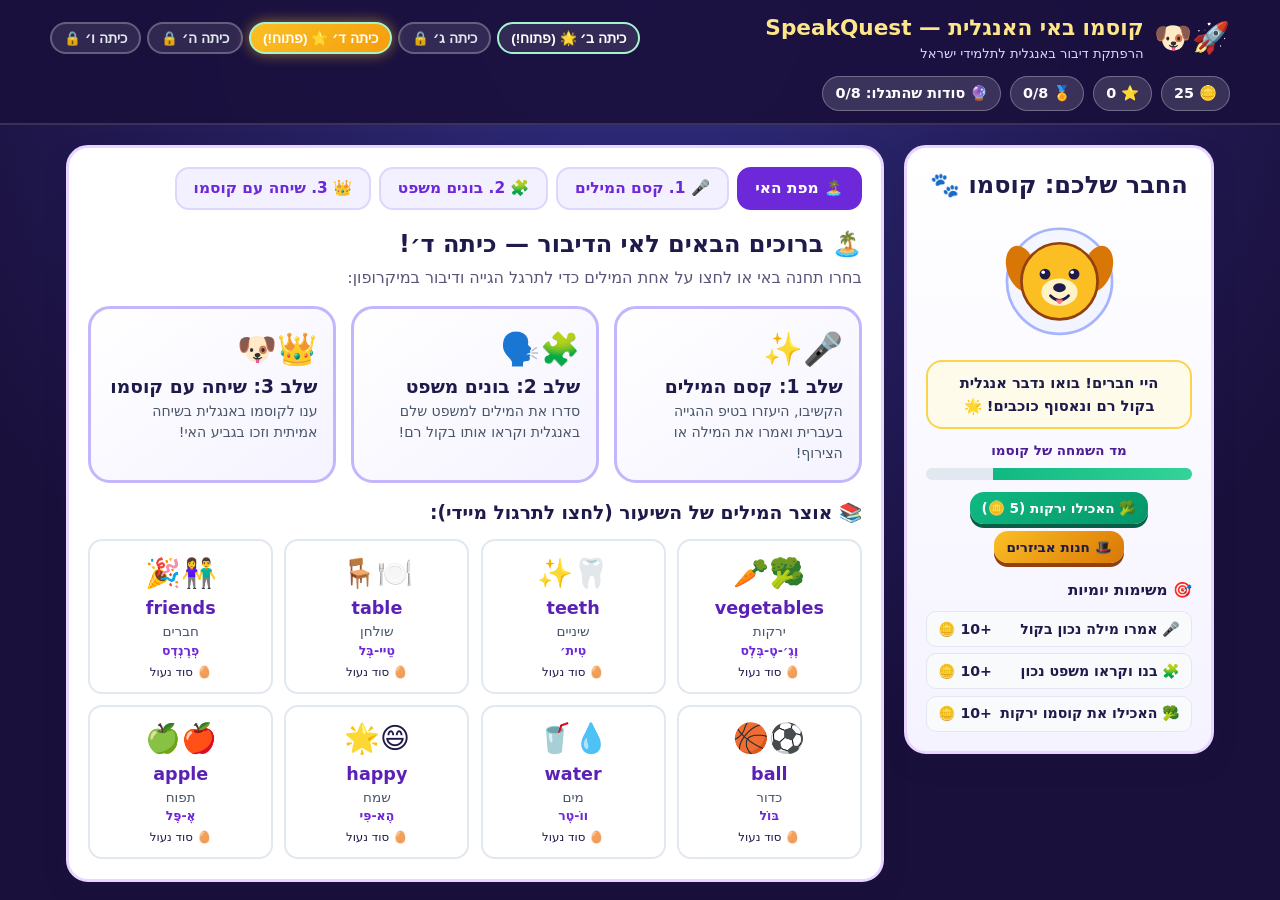
<file: index.html>
<!DOCTYPE html>
<html lang="he" dir="rtl">
<head>
  <meta charset="UTF-8" />
  <meta name="viewport" content="width=device-width, initial-scale=1.0" />
  <title>קוסמו באי האנגלית — SpeakQuest (כיתה ד׳)</title>
  <link rel="stylesheet" href="styles.css" />
</head>
<body>
  <!-- Header & Grade Switcher -->
  <header class="top-header">
    <div class="header-inner">
      <div class="brand">
        <span class="brand-logo" aria-hidden="true">🚀🐶</span>
        <div>
          <h1>קוסמו באי האנגלית — SpeakQuest</h1>
          <div class="brand-sub">הרפתקת דיבור באנגלית לתלמידי ישראל</div>
        </div>
      </div>

      <nav class="grade-bar" aria-label="בחירת שכבת גיל">
        <button class="grade-pill unlocked" data-grade="2">כיתה ב׳ 🌟 (פתוח!)</button>
        <button class="grade-pill" data-locked="true">כיתה ג׳ 🔒</button>
        <button class="grade-pill unlocked active" data-grade="4" aria-current="page">כיתה ד׳ ⭐ (פתוח!)</button>
        <button class="grade-pill" data-locked="true">כיתה ה׳ 🔒</button>
        <button class="grade-pill" data-locked="true">כיתה ו׳ 🔒</button>
      </nav>

      <div class="stats-bar">
        <span class="stat-chip" title="מטבעות">🪙 <span id="stat-coins">25</span></span>
        <span class="stat-chip" title="כוכבי דיבור">⭐ <span id="stat-stars">0</span></span>
        <span class="stat-chip" title="מילים שנלמדו">🏅 <span id="stat-mastered">0/8</span></span>
        <span class="stat-chip" title="סודות סקרנות שהתגלו">🔮 סודות שהתגלו: <span id="stat-secrets">0/8</span></span>
      </div>
    </div>
  </header>

  <!-- Main Workspace -->
  <main class="app-shell">
    <!-- Persistent Cosmo Buddy Sidebar -->
    <aside class="card cosmo-card" aria-label="הפינה של קוסמו">
      <h2>החבר שלכם: קוסמו 🐾</h2>
      <div class="cosmo-stage">
        <svg viewBox="0 0 160 160" width="145" height="145" role="img" aria-label="קוסמו כלב החלל">
          <!-- Cape accessory -->
          <path id="acc-cape" class="hidden" d="M35 95 L15 148 L145 148 L125 95 Z" fill="#ef4444" stroke="#991b1b" stroke-width="3"/>
          <!-- Helmet Halo -->
          <circle cx="80" cy="82" r="58" fill="#e0e7ff" fill-opacity="0.35" stroke="#a5b4fc" stroke-width="3"/>
          <!-- Ears -->
          <ellipse cx="38" cy="68" rx="16" ry="26" transform="rotate(-18 38 68)" fill="#d97706"/>
          <ellipse cx="122" cy="68" rx="16" ry="26" transform="rotate(18 122 68)" fill="#d97706"/>
          <!-- Head -->
          <circle cx="80" cy="82" r="42" fill="#fbbf24" stroke="#92400e" stroke-width="3"/>
          <!-- Snout -->
          <ellipse cx="80" cy="94" rx="20" ry="15" fill="#fef3c7"/>
          <!-- Eyes -->
          <circle cx="64" cy="74" r="6" fill="#1e1b4b"/>
          <circle cx="96" cy="74" r="6" fill="#1e1b4b"/>
          <circle cx="62" cy="72" r="2" fill="#ffffff"/>
          <circle cx="94" cy="72" r="2" fill="#ffffff"/>
          <!-- Nose & Smile -->
          <ellipse cx="80" cy="89" rx="7" ry="5" fill="#1e1b4b"/>
          <path d="M70 98 Q80 108 90 98" fill="none" stroke="#1e1b4b" stroke-width="3" stroke-linecap="round"/>
          <!-- Tongue -->
          <path d="M76 102 Q80 112 84 102" fill="#fb7185"/>
          <!-- Sunglasses accessory -->
          <g id="acc-shades" class="hidden">
            <rect x="48" y="65" width="28" height="16" rx="4" fill="#0f172a" stroke="#38bdf8" stroke-width="2"/>
            <rect x="84" y="65" width="28" height="16" rx="4" fill="#0f172a" stroke="#38bdf8" stroke-width="2"/>
            <line x1="76" y1="72" x2="84" y2="72" stroke="#38bdf8" stroke-width="3"/>
          </g>
          <!-- Crown accessory -->
          <polygon id="acc-crown" class="hidden" points="52,44 62,22 80,36 98,22 108,44" fill="#facc15" stroke="#ca8a04" stroke-width="2.5"/>
          <!-- Wizard Hat accessory -->
          <g id="acc-wizard" class="hidden">
            <ellipse cx="80" cy="42" rx="38" ry="8" fill="#4c1d95"/>
            <polygon points="52,42 80,4 108,42" fill="#6d28d9" stroke="#fde047" stroke-width="2"/>
          </g>
        </svg>
      </div>

      <div id="cosmo-bubble" class="cosmo-bubble">
        היי חברים! בואו נדבר אנגלית בקול רם ונאסוף כוכבים! 🌟
      </div>

      <div style="font-size:0.84rem;font-weight:700;color:#4c1d95">מד השמחה של קוסמו</div>
      <div class="mood-meter"><div id="mood-fill" class="mood-fill" style="width:75%"></div></div>

      <div style="display:flex;gap:0.45rem;justify-content:center;flex-wrap:wrap">
        <button id="feed-veg-btn" class="btn btn-green" style="font-size:0.85rem;padding:0.5rem 0.75rem">
          🥦 האכילו ירקות (5 🪙)
        </button>
        <button id="open-shop-btn" class="btn btn-amber" style="font-size:0.85rem;padding:0.5rem 0.75rem">
          🎩 חנות אביזרים
        </button>
      </div>

      <h3 style="margin-top:1rem;font-size:0.95rem;text-align:right">🎯 משימות יומיות</h3>
      <ul class="daily-list">
        <li id="daily-echo" class="daily-item"></li>
        <li id="daily-sentence" class="daily-item"></li>
        <li id="daily-feed" class="daily-item"></li>
      </ul>
    </aside>

    <!-- Main Interactive Stage -->
    <section class="card">
      <nav class="mode-nav" aria-label="שלבי המשחק">
        <button class="btn btn-soft nav-tab active" data-screen="hub">🏝️ מפת האי</button>
        <button class="btn btn-soft nav-tab" data-screen="echo">🎤 1. קסם המילים</button>
        <button class="btn btn-soft nav-tab" data-screen="builder">🧩 2. בונים משפט</button>
        <button class="btn btn-soft nav-tab" data-screen="boss">👑 3. שיחה עם קוסמו</button>
      </nav>

      <!-- SCREEN 0: Island Map Hub -->
      <div id="screen-hub" class="screen-pane">
        <h2 id="hub-title">🏝️ ברוכים הבאים לאי הדיבור — כיתה ד׳!</h2>
        <p style="color:var(--text-muted);margin-top:0.25rem">
          בחרו תחנה באי או לחצו על אחת המילים כדי לתרגל הגייה ודיבור במיקרופון:
        </p>

        <div class="zone-grid">
          <div class="zone-card" onclick="document.querySelector('[data-screen=echo]').click()">
            <div style="font-size:2rem">🎤✨</div>
            <h3>שלב 1: קסם המילים</h3>
            <p style="font-size:0.88rem;color:#475569">הקשיבו, היעזרו בטיפ ההגייה בעברית ואמרו את המילה או הצירוף!</p>
          </div>
          <div class="zone-card" onclick="document.querySelector('[data-screen=builder]').click()">
            <div style="font-size:2rem">🧩🗣️</div>
            <h3>שלב 2: בונים משפט</h3>
            <p style="font-size:0.88rem;color:#475569">סדרו את המילים למשפט שלם באנגלית וקראו אותו בקול רם!</p>
          </div>
          <div class="zone-card" onclick="document.querySelector('[data-screen=boss]').click()">
            <div style="font-size:2rem">👑🐶</div>
            <h3>שלב 3: שיחה עם קוסמו</h3>
            <p style="font-size:0.88rem;color:#475569">ענו לקוסמו באנגלית בשיחה אמיתית וזכו בגביע האי!</p>
          </div>
        </div>

        <h3 style="margin-top:1rem">📚 אוצר המילים של השיעור (לחצו לתרגול מיידי):</h3>
        <div id="hub-words-grid" class="word-grid"></div>
      </div>

      <!-- SCREEN 1: Echo Magic -->
      <div id="screen-echo" class="screen-pane hidden">
        <div style="display:flex;justify-content:space-between;align-items:center;flex-wrap:wrap;gap:0.5rem">
          <span id="echo-counter" style="font-weight:800;color:var(--primary)">מילה 1 מתוך 8</span>
          <div style="display:flex;gap:0.4rem">
            <button id="mode-word-btn" class="btn btn-soft active" style="padding:0.4rem 0.8rem">מילה בודדת</button>
            <button id="mode-phrase-btn" class="btn btn-soft" style="padding:0.4rem 0.8rem">צירוף (2 מילים)</button>
          </div>
        </div>

        <div class="flashcard">
          <div id="echo-emoji" class="big-emoji">🥦🥕</div>
          <div id="echo-en" class="en-target ltr">vegetables</div>
          <div id="echo-he" style="font-size:1.25rem;font-weight:800;margin-top:0.2rem">ירקות</div>
          <div id="echo-phonetic" class="phonetic-badge">וֶגְ׳-טֶ-בְּלְס</div>
          <div id="echo-tip" class="tip-box"></div>

          <div id="echo-wave" class="soundwave hidden" aria-label="מקליט דיבור">
            <span></span><span></span><span></span><span></span>
          </div>

          <div style="display:flex;gap:0.55rem;justify-content:center;flex-wrap:wrap;margin-top:1rem">
            <button id="echo-listen" class="btn btn-cyan">🔊 הקשיבו</button>
            <button id="echo-turtle" class="btn btn-soft">🐢 מהירות צב</button>
            <button id="echo-mic" class="btn btn-primary">🎤 דברו למיקרופון (והקליטו קולכם)</button>
          </div>

          <!-- Speech Examination Lab (No Mic Required) -->
          <div class="sim-lab" aria-label="מעבדת בדיקת דיבור">
            <div class="sim-lab-title">🧪 מעבדת בדיקת דיבור (בדיקה ללא מיקרופון)</div>
            <div class="sim-lab-btns">
              <button id="echo-sim-exact" class="btn btn-green btn-sm">✅ הדגם תשובה מדויקת</button>
              <button id="echo-sim-partial" class="btn btn-amber btn-sm">🟡 הדגם הגייה חלקית/קרובה</button>
              <button id="echo-sim-wrong" class="btn btn-danger btn-sm">❌ הדגם תשובה שגויה (0 נק׳)</button>
            </div>
            <div class="custom-test-row">
              <label for="echo-custom-input" style="font-size:0.82rem;font-weight:700;color:#475569">בדיקה חופשית: הקלידו מה "נאמר" במיקרופון:</label>
              <input id="echo-custom-input" type="text" class="custom-test-input" placeholder="למשל: tree / teef / banana" />
              <button id="echo-custom-btn" class="btn btn-soft btn-sm">בדוק 🔎</button>
            </div>
          </div>

          <div id="echo-feedback"></div>

          <!-- Curiosity Mystery Box -->
          <div id="echo-curiosity-box" class="curiosity-box curiosity-locked"></div>
        </div>

        <div style="display:flex;justify-content:space-between">
          <button id="echo-prev" class="btn btn-soft">➡️ המילה הקודמת</button>
          <button id="echo-next" class="btn btn-soft">המילה הבאה ⬅️</button>
        </div>
      </div>

      <!-- SCREEN 2: Sentence Builder -->
      <div id="screen-builder" class="screen-pane hidden">
        <div style="display:flex;justify-content:space-between;align-items:center">
          <span id="builder-counter" style="font-weight:800;color:var(--primary)">משפט 1 מתוך 4</span>
          <button id="builder-next" class="btn btn-soft" style="padding:0.4rem 0.85rem">משפט הבא ⬅️</button>
        </div>

        <div class="flashcard">
          <div id="builder-emoji" style="font-size:2.6rem">⚽ ➡️ 🍽️</div>
          <div id="builder-he" style="font-size:1.3rem;font-weight:800;margin:0.3rem 0">הכדור על השולחן</div>
          <button id="builder-listen" class="btn btn-cyan" style="margin:0.4rem 0">🔊 רמז קולי: שמעו את המשפט</button>

          <div id="sentence-slot" class="sentence-slot" dir="ltr"></div>
          <div id="tile-bank" class="tile-bank" dir="ltr"></div>

          <div id="builder-speak-zone" class="hidden" style="margin-top:0.8rem">
            <div style="display:flex;gap:0.5rem;justify-content:center;flex-wrap:wrap">
              <button id="builder-mic" class="btn btn-primary">🎤 קראו את המשפט בקול</button>
            </div>
            <div class="sim-lab" aria-label="מעבדת בדיקת דיבור למשפטים">
              <div class="sim-lab-title">🧪 מעבדת בדיקת דיבור (בדיקה ללא מיקרופון)</div>
              <div class="sim-lab-btns">
                <button id="builder-sim-exact" class="btn btn-green btn-sm">✅ הדגם תשובה מדויקת</button>
                <button id="builder-sim-partial" class="btn btn-amber btn-sm">🟡 הדגם הגייה חלקית/קרובה</button>
                <button id="builder-sim-wrong" class="btn btn-danger btn-sm">❌ הדגם תשובה שגויה (0 נק׳)</button>
              </div>
            </div>
          </div>

          <div id="builder-feedback"></div>
        </div>
      </div>

      <!-- SCREEN 3: Boss Chat with Cosmo -->
      <div id="screen-boss" class="screen-pane hidden">
        <div style="display:flex;justify-content:space-between;align-items:center">
          <span id="boss-step" style="font-weight:800;color:var(--primary)">שאלה 1 מתוך 3</span>
          <button id="boss-next" class="btn btn-soft" style="padding:0.4rem 0.85rem">השאלה הבאה ⬅️</button>
        </div>

        <div class="flashcard">
          <div style="font-weight:800;color:#6d28d9">🐶 קוסמו שואל אתכם באנגלית:</div>
          <div id="boss-q-en" class="en-target ltr" style="font-size:1.85rem;margin-top:0.25rem">What is on the table?</div>
          <div id="boss-q-he" style="color:#475569;font-weight:700;margin-bottom:0.5rem">מה נמצא על השולחן?</div>
          <button id="boss-listen-q" class="btn btn-cyan" style="padding:0.45rem 0.9rem">🔊 שמעו את קוסמו שואל</button>

          <h3 style="margin-top:1rem;font-size:1rem">1. בחרו תשובה מתאימה:</h3>
          <div id="boss-options" class="zone-grid"></div>

          <h3 style="margin-top:0.75rem;font-size:1rem">2. אמרו את התשובה שבחרתם בקול רם לקוסמו:</h3>
          <div style="display:flex;gap:0.55rem;justify-content:center;flex-wrap:wrap;margin-top:0.5rem">
            <button id="boss-mic" class="btn btn-primary">🎤 ענו לקוסמו במיקרופון</button>
          </div>
          <div class="sim-lab" aria-label="מעבדת בדיקת דיבור לשיחה עם קוסמו">
            <div class="sim-lab-title">🧪 מעבדת בדיקת דיבור (בדיקה ללא מיקרופון)</div>
            <div class="sim-lab-btns">
              <button id="boss-sim-exact" class="btn btn-green btn-sm">✅ הדגם תשובה מדויקת</button>
              <button id="boss-sim-partial" class="btn btn-amber btn-sm">🟡 הדגם הגייה חלקית/קרובה</button>
              <button id="boss-sim-wrong" class="btn btn-danger btn-sm">❌ הדגם תשובה שגויה (0 נק׳)</button>
            </div>
          </div>

          <div id="boss-feedback"></div>
        </div>
      </div>
    </section>
  </main>

  <!-- Grade Locked Dialog -->
  <dialog id="grade-dialog">
    <h3>🔒 שכבת גיל בדמו</h3>
    <p style="margin:0.65rem 0">
      השלבים של <strong id="locked-grade-name"></strong> ייפתחו בגרסה המלאה של בית הספר!
      בדמו הנוכחי תוכלו לשחק ולעבור חופשי בין <strong>כיתה ב׳ 🌟</strong> ו-<strong>כיתה ד׳ ⭐</strong>!
    </p>
    <form method="dialog" style="text-align:left">
      <button class="btn btn-primary">הבנתי, נחזור למשחק!</button>
    </form>
  </dialog>

  <!-- Accessory Shop Dialog -->
  <dialog id="shop-dialog">
    <h3>🎩 חנות האביזרים של קוסמו</h3>
    <p style="font-size:0.9rem;color:#475569;margin:0.35rem 0 0.75rem">
      השתמשו במטבעות שהרווחתם מדיבור באנגלית כדי לקנות ולהלביש את קוסמו:
    </p>
    <div id="shop-items-list" class="daily-list" style="margin-bottom:1rem"></div>
    <form method="dialog" style="text-align:left">
      <button class="btn btn-primary">סגירה</button>
    </form>
  </dialog>

  <script src="app.js"></script>
</body>
</html>
</file>
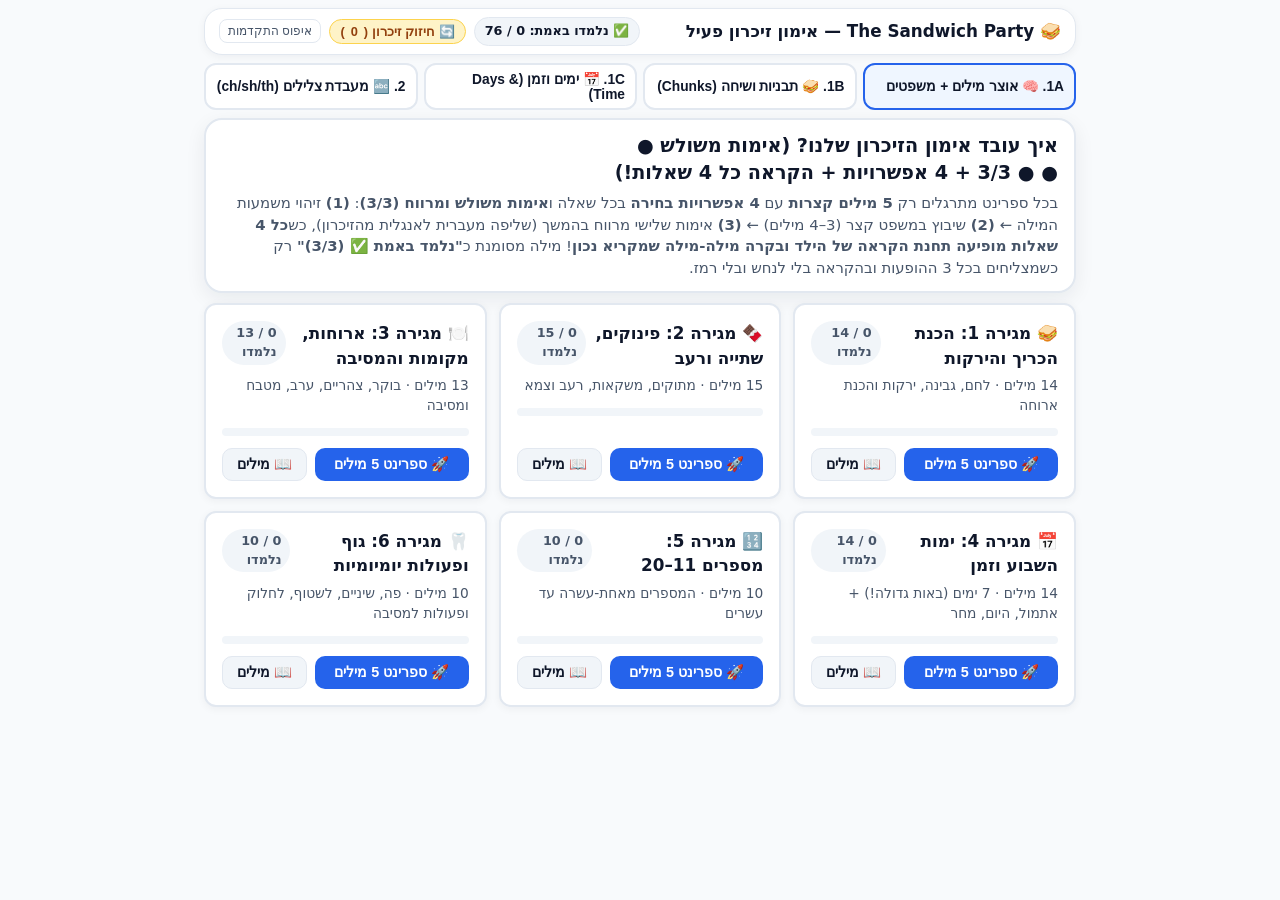
<file: practice/index.html>
<!DOCTYPE html>
<html lang="he" dir="rtl">
<head>
  <meta charset="UTF-8" />
  <meta name="viewport" content="width=device-width, initial-scale=1.0" />
  <title>The Sandwich Party — אימון ממוקד לכיתה ד׳</title>
  <link rel="stylesheet" href="styles.css" />
</head>
<body>
  <div class="app-shell">
    <header class="top-header">
      <div class="brand-area">
        <h1>🥪 The Sandwich Party — אימון זיכרון פעיל</h1>
        <p class="brand-subtitle">יחידת לימוד לכיתה ד׳ · ספרינטים קצרים של 5 מילים · אימות כפול + הקלטה ושמיעה עצמית</p>
      </div>
      <div class="header-stats">
        <span class="stat-pill" id="stat-mastered">✅ נלמדו באמת: 0 / 76</span>
        <button type="button" class="stat-pill review-btn" id="btn-review-queue" title="תרגול מילים שטעיתי בהן או ביקשתי רמז">
          🔄 חיזוק זיכרון (<span id="review-count">0</span>)
        </button>
        <button type="button" class="reset-link" id="btn-reset-progress">איפוס התקדמות</button>
      </div>
    </header>

    <nav class="mode-tabs" aria-label="תחנות תרגול לפי סדר עדיפויות">
      <button type="button" class="mode-tab active" data-mode="vocab" id="tab-vocab">
        <span class="mode-tab-title">1A. 🧠 אוצר מילים + משפטים</span>
        <span class="mode-tab-sub">76 מילים ב-6 מגירות · אימות כפול + דיבור</span>
      </button>
      <button type="button" class="mode-tab" data-mode="chunks" id="tab-chunks">
        <span class="mode-tab-title">1B. 🥪 תבניות ושיחה (Chunks)</span>
        <span class="mode-tab-sub">11 תבניות תקשורת ומשפטים קצרים</span>
      </button>
      <button type="button" class="mode-tab" data-mode="days" id="tab-days">
        <span class="mode-tab-title">1C. 📅 ימים וזמן (Days &amp; Time)</span>
        <span class="mode-tab-sub">Yesterday · Today · Tomorrow · Capital Letter</span>
      </button>
      <button type="button" class="mode-tab" data-mode="phonics" id="tab-phonics">
        <span class="mode-tab-title">2. 🔤 מעבדת צלילים (ch/sh/th)</span>
        <span class="mode-tab-sub">זיהוי צליל חסר + הקלטה עצמית</span>
      </button>
    </nav>

    <main id="app-main" aria-live="polite"></main>
  </div>

  <script src="data.js"></script>
  <script src="app.js"></script>
</body>
</html>
</file>
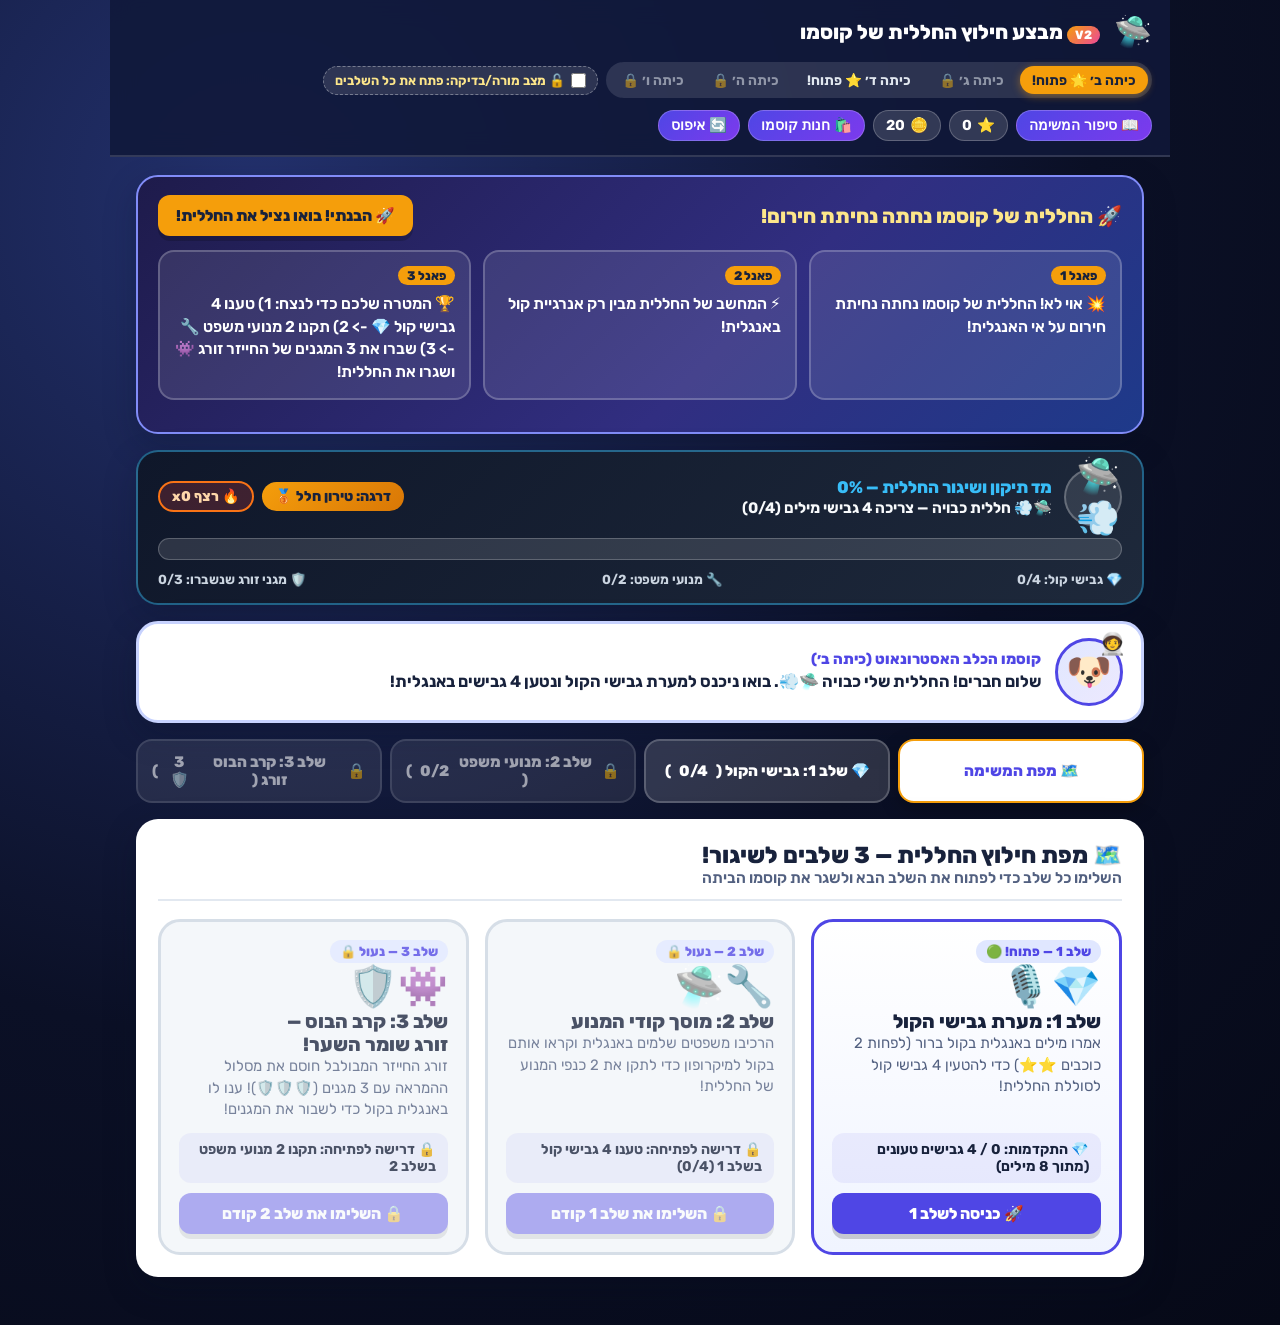
<file: v2/index.html>
<!DOCTYPE html>
<html lang="he" dir="rtl">
<head>
  <meta charset="UTF-8" />
  <meta name="viewport" content="width=device-width, initial-scale=1.0" />
  <title>מבצע חילוץ החללית של קוסמו — SpeakQuest V2</title>
  <link rel="preconnect" href="https://fonts.googleapis.com" />
  <link rel="preconnect" href="https://fonts.gstatic.com" crossorigin />
  <link href="https://fonts.googleapis.com/css2?family=Fredoka:wght@500;600;700&family=Rubik:wght@500;700;800&display=swap" rel="stylesheet" />
  <link rel="stylesheet" href="styles.css" />
</head>
<body>
  <canvas id="confetti-canvas" aria-hidden="true"></canvas>

  <!-- Top Navigation & HUD -->
  <header class="top-bar">
    <div class="brand">
      <span class="brand-logo" aria-hidden="true">🛸</span>
      <div>
        <div class="brand-title">
          <span class="v2-pill">V2</span>
          מבצע חילוץ החללית של קוסמו
        </div>
      </div>
    </div>

    <div class="top-controls">
      <div class="grade-pill-group" role="group" aria-label="בחירת שכבת גיל">
        <button type="button" class="grade-btn active" data-grade="g2" id="btn-grade-g2">כיתה ב׳ 🌟 פתוח!</button>
        <button type="button" class="grade-btn locked" disabled title="ייפתח בגרסה המלאה">כיתה ג׳ 🔒</button>
        <button type="button" class="grade-btn" data-grade="g4" id="btn-grade-g4">כיתה ד׳ ⭐ פתוח!</button>
        <button type="button" class="grade-btn locked" disabled title="ייפתח בגרסה המלאה">כיתה ה׳ 🔒</button>
        <button type="button" class="grade-btn locked" disabled title="ייפתח בגרסה המלאה">כיתה ו׳ 🔒</button>
      </div>

      <label class="teacher-override-label" for="unlock-all-toggle">
        <input type="checkbox" id="unlock-all-toggle" />
        <span>🔓 מצב מורה/בדיקה: פתח את כל השלבים</span>
      </label>
    </div>

    <div class="hud-stats">
      <button type="button" class="stat-chip clickable" id="btn-open-story" title="הצג את סיפור המשימה">
        📖 סיפור המשימה
      </button>
      <div class="stat-chip" title="כוכבי דיבור">
        ⭐ <span id="hud-stars">0</span>
      </div>
      <div class="stat-chip" title="מטבעות חלל">
        🪙 <span id="hud-coins">20</span>
      </div>
      <button type="button" class="stat-chip clickable" id="btn-open-shop">
        🛍️ חנות קוסמו
      </button>
      <button type="button" class="stat-chip clickable" id="btn-reset-progress" title="איפוס משימה">
        🔄 איפוס
      </button>
    </div>
  </header>

  <main class="app-shell">
    <!-- 1. Story Hook & Mission Comic Banner -->
    <section class="story-banner" id="story-banner" aria-label="סיפור המשימה">
      <div class="story-banner-header">
        <h1 class="story-banner-title">🚀 החללית של קוסמו נחתה נחיתת חירום!</h1>
        <button type="button" class="btn btn-gold" id="btn-dismiss-story">
          🚀 הבנתי! בואו נציל את החללית!
        </button>
      </div>
      <div class="comic-strip">
        <article class="comic-panel">
          <span class="comic-panel-num">פאנל 1</span>
          <p class="comic-panel-text">💥 אוי לא! החללית של קוסמו נחתה נחיתת חירום על אי האנגלית!</p>
        </article>
        <article class="comic-panel">
          <span class="comic-panel-num">פאנל 2</span>
          <p class="comic-panel-text">⚡ המחשב של החללית מבין רק אנרגיית קול באנגלית!</p>
        </article>
        <article class="comic-panel">
          <span class="comic-panel-num">פאנל 3</span>
          <p class="comic-panel-text">🏆 המטרה שלכם כדי לנצח: 1) טענו 4 גבישי קול 💎 -> 2) תקנו 2 מנועי משפט 🔧 -> 3) שברו את 3 המגנים של החייזר זורג 👾 ושגרו את החללית!</p>
        </article>
      </div>
    </section>

    <!-- 2. Visual Spaceship Repair & Launch Meter (0% to 100%) -->
    <section class="spaceship-meter-card" aria-label="מד תיקון ושיגור החללית">
      <div class="meter-top-row">
        <div class="spaceship-status-box">
          <div class="spaceship-visual" id="spaceship-visual" aria-hidden="true">🛸</div>
          <div>
            <div class="meter-title">
              מד תיקון ושיגור החללית — <span id="spaceship-meter-pct">0%</span>
            </div>
            <div class="meter-state-desc" id="spaceship-state-text">
              🛸💨 חללית כבויה — צריכה 4 גבישי מילים (0/4)
            </div>
          </div>
        </div>

        <div class="badges-row">
          <span class="rank-badge" id="player-rank-badge">דרגה: טירון חלל 🥉</span>
          <span class="streak-badge" id="streak-badge">🔥 רצף x0</span>
          <span class="turtle-shield-indicator hidden" id="turtle-shield-badge">🐢 מגן הצלה הופעל!</span>
        </div>
      </div>

      <div class="meter-bar-track" role="progressbar" aria-valuemin="0" aria-valuemax="100" aria-valuenow="0" id="spaceship-progressbar">
        <div class="meter-bar-fill" id="spaceship-meter-fill"></div>
      </div>

      <div class="meter-checkpoints">
        <span id="cp-crystals">💎 גבישי קול: 0/4</span>
        <span id="cp-engines">🔧 מנועי משפט: 0/2</span>
        <span id="cp-shields">🛡️ מגני זורג שנשברו: 0/3</span>
      </div>
    </section>

    <!-- Cosmo Companion & Fanfare Unlock Notification -->
    <section class="cosmo-strip" aria-live="polite">
      <div class="cosmo-avatar-wrap">
        <span id="cosmo-base-emoji" aria-hidden="true">🐶</span>
        <span class="cosmo-accessory" id="cosmo-accessory-emoji" aria-hidden="true">🧑‍🚀</span>
      </div>
      <div class="cosmo-bubble">
        <div class="cosmo-name">קוסמו הכלב האסטרונאוט (<span id="active-grade-label">כיתה ב׳</span>)</div>
        <p class="cosmo-speech" id="cosmo-speech-text">
          שלום חברים! החללית שלי כבויה 🛸💨. בואו ניכנס למערת גבישי הקול ונטען 4 גבישים באנגלית!
        </p>
      </div>
    </section>

    <div class="fanfare-banner hidden" id="fanfare-banner" role="status">
      <span id="fanfare-text">🎉 כל הכבוד! פתחתם שלב חדש במסע!</span>
      <button type="button" class="btn btn-primary" id="btn-fanfare-go">המשך לשלב הבא 🚀</button>
    </div>

    <!-- Stage Navigation Tabs -->
    <nav class="stage-tabs" aria-label="שלבי המשחק">
      <button type="button" class="stage-tab active" data-target="screen-hub" id="tab-hub">
        🗺️ מפת המשימה
      </button>
      <button type="button" class="stage-tab" data-target="screen-stage1" id="tab-stage1">
        💎 שלב 1: גבישי הקול (<span id="tab-crystals-count">0/4</span>)
      </button>
      <button type="button" class="stage-tab locked-tab" data-target="screen-stage2" id="tab-stage2">
        <span id="tab-stage2-lock">🔒</span> שלב 2: מנועי משפט (<span id="tab-engines-count">0/2</span>)
      </button>
      <button type="button" class="stage-tab locked-tab" data-target="screen-stage3" id="tab-stage3">
        <span id="tab-stage3-lock">🔒</span> שלב 3: קרב הבוס זורג (<span id="tab-boss-count">3🛡️</span>)
      </button>
      <button type="button" class="stage-tab hidden" data-target="screen-victory" id="tab-victory">
        🏆 מסך הניצחון והתיבות!
      </button>
    </nav>

    <!-- SCREEN 0: QUEST HUB (3-Stage Progression Ladder) -->
    <section class="screen active" id="screen-hub" aria-label="מפת המשימה">
      <div class="screen-header">
        <div>
          <h2 class="screen-title">🗺️ מפת חילוץ החללית — 3 שלבים לשיגור!</h2>
          <p class="screen-subtitle">השלימו כל שלב כדי לפתוח את השלב הבא ולשגר את קוסמו הביתה</p>
        </div>
      </div>

      <div class="quest-ladder-grid">
        <!-- Stage 1 Card -->
        <article class="quest-stage-card unlocked" id="hub-card-stage1">
          <div>
            <span class="stage-step-pill" id="hub-pill-stage1">שלב 1 — פתוח! 🟢</span>
            <div class="quest-stage-icon" aria-hidden="true">💎🎙️</div>
            <h3 class="quest-stage-title">שלב 1: מערת גבישי הקול</h3>
            <p class="quest-stage-desc">
              אמרו מילים באנגלית בקול ברור (לפחות 2 כוכבים ⭐⭐) כדי להטעין 4 גבישי קול לסוללת החללית!
            </p>
          </div>
          <div>
            <div class="stage-req-box" id="hub-progress-stage1">💎 התקדמות: 0 / 4 גבישים טעונים (מתוך 8 מילים)</div>
            <button type="button" class="btn btn-primary" style="width:100%; margin-top:10px;" id="btn-enter-stage1">
              🚀 כניסה לשלב 1
            </button>
          </div>
        </article>

        <!-- Stage 2 Card -->
        <article class="quest-stage-card locked" id="hub-card-stage2">
          <div>
            <span class="stage-step-pill" id="hub-pill-stage2">שלב 2 — נעול 🔒</span>
            <div class="quest-stage-icon" aria-hidden="true">🔧🛸</div>
            <h3 class="quest-stage-title">שלב 2: מוסך קודי המנוע</h3>
            <p class="quest-stage-desc">
              הרכיבו משפטים שלמים באנגלית וקראו אותם בקול למיקרופון כדי לתקן את 2 כנפי המנוע של החללית!
            </p>
          </div>
          <div>
            <div class="stage-req-box" id="hub-progress-stage2">🔒 דרישה לפתיחה: טענו 4 גבישי קול בשלב 1</div>
            <button type="button" class="btn btn-primary" style="width:100%; margin-top:10px;" id="btn-enter-stage2" disabled>
              🔒 השלימו את שלב 1 קודם
            </button>
          </div>
        </article>

        <!-- Stage 3 Card -->
        <article class="quest-stage-card locked" id="hub-card-stage3">
          <div>
            <span class="stage-step-pill" id="hub-pill-stage3">שלב 3 — נעול 🔒</span>
            <div class="quest-stage-icon" aria-hidden="true">👾🛡️</div>
            <h3 class="quest-stage-title">שלב 3: קרב הבוס — זורג שומר השער!</h3>
            <p class="quest-stage-desc">
              זורג החייזר המבולבל חוסם את מסלול ההמראה עם 3 מגנים (🛡️🛡️🛡️)! ענו לו באנגלית בקול כדי לשבור את המגנים!
            </p>
          </div>
          <div>
            <div class="stage-req-box" id="hub-progress-stage3">🔒 דרישה לפתיחה: תקנו 2 מנועי משפט בשלב 2</div>
            <button type="button" class="btn btn-primary" style="width:100%; margin-top:10px;" id="btn-enter-stage3" disabled>
              🔒 השלימו את שלב 2 קודם
            </button>
          </div>
        </article>
      </div>
    </section>

    <!-- SCREEN 1: STAGE 1 — VOICE CRYSTALS CAVE -->
    <section class="screen" id="screen-stage1" aria-label="שלב 1: מערת גבישי הקול">
      <div class="screen-header">
        <div>
          <h2 class="screen-title">💎 שלב 1: מערת גבישי הקול</h2>
          <p class="screen-subtitle">בחרו מילה, הקשיבו להגייה, ואמרו אותה באנגלית כדי להטעין 4 גבישי קול!</p>
        </div>
        <button type="button" class="btn btn-outline" data-back-hub>⬅️ חזרה למפה</button>
      </div>

      <div class="word-selector-grid" id="stage1-word-grid" aria-label="רשימת מילים להטענה"></div>

      <div class="flashcard-stage">
        <div class="word-emoji-big" id="s1-word-emoji">🐱</div>
        <div class="word-english-big ltr" id="s1-word-en">cat</div>
        <div class="word-hebrew-sub" id="s1-word-he">חתול</div>
        <div class="phonetic-pill" id="s1-word-phonetic">הגייה בעברית: קאט (ca-t)</div>

        <div class="audio-actions-row">
          <button type="button" class="btn btn-primary" id="btn-s1-listen-normal">🔊 הקשיבו למילה</button>
          <button type="button" class="btn btn-gold" id="btn-s1-listen-slow">🐢 הקשיבו לאט (מצב צב)</button>
        </div>

        <!-- Curiosity Mystery Box -->
        <div class="mystery-box-card">
          <button type="button" class="btn btn-outline" id="btn-s1-mystery" style="width:100%;">
            🥚 תיבת הסודות של קוסמו — לחצו לגלות עובדה מפתיעה!
          </button>
          <p class="mystery-fact-text hidden" id="s1-mystery-text"></p>
        </div>

        <!-- Microphone Button -->
        <button type="button" class="mic-btn-big" id="btn-s1-mic">
          🎙️ לחצו ודברו באנגלית!
        </button>

        <!-- 3-Outcome Speech Examiner Simulator -->
        <div class="simulator-box">
          <div class="simulator-title">🧪 סימולטור בוחן דיבור (למחשב ללא מיקרופון או לבדיקת ניקוד קפדנית):</div>
          <div class="simulator-btns">
            <button type="button" class="sim-btn exact" data-sim-stage="1" data-sim-mode="exact">✅ מדויק (3⭐)</button>
            <button type="button" class="sim-btn partial" data-sim-stage="1" data-sim-mode="partial">🟡 קרוב/חלקי (2⭐)</button>
            <button type="button" class="sim-btn wrong" data-sim-stage="1" data-sim-mode="wrong">❌ שגוי (0 נק׳ + מגן צב 🐢)</button>
          </div>
          <div class="sim-custom-row">
            <input type="text" class="sim-input ltr" id="sim-input-s1" placeholder="Type custom speech transcript..." aria-label="הזינו טקסט באנגלית לבדיקה" />
            <button type="button" class="btn btn-primary" id="btn-sim-custom-s1">בדוק טקסט</button>
          </div>
        </div>

        <!-- Speech Evaluation Feedback Card -->
        <div class="feedback-card hidden" id="feedback-s1" aria-live="polite"></div>
      </div>
    </section>

    <!-- SCREEN 2: STAGE 2 — ENGINE SENTENCE GARAGE -->
    <section class="screen" id="screen-stage2" aria-label="שלב 2: מוסך קודי המנוע">
      <div class="screen-header">
        <div>
          <h2 class="screen-title">🔧 שלב 2: מוסך קודי המנוע</h2>
          <p class="screen-subtitle">הרכיבו את המשפט בסדר הנכון ואז קראו אותו בקול למיקרופון כדי לתקן 2 מנועים!</p>
        </div>
        <button type="button" class="btn btn-outline" data-back-hub>⬅️ חזרה למפה</button>
      </div>

      <div class="word-selector-grid" id="stage2-sentence-grid" aria-label="בחירת מנוע משפט"></div>

      <div class="sentence-builder-card">
        <div class="word-hebrew-sub" id="s2-prompt-he">הרכיבו באנגלית: "החתול הוא אדום"</div>

        <div class="assembled-slots" id="s2-assembled-slots" aria-label="המשפט שהורכב"></div>
        <div class="word-bank" id="s2-word-bank" aria-label="מחסן מילים"></div>

        <div class="audio-actions-row">
          <button type="button" class="btn btn-outline" id="btn-s2-clear">🧹 נקה משפט</button>
          <button type="button" class="btn btn-primary" id="btn-s2-listen-normal">🔊 הקשיבו למשפט</button>
          <button type="button" class="btn btn-gold" id="btn-s2-listen-slow">🐢 הקשיבו לאט</button>
        </div>

        <button type="button" class="mic-btn-big" id="btn-s2-mic">
          🎙️ קראו את המשפט שהרכבתם!
        </button>

        <!-- Simulator for Stage 2 -->
        <div class="simulator-box">
          <div class="simulator-title">🧪 סימולטור בוחן דיבור למשפטים:</div>
          <div class="simulator-btns">
            <button type="button" class="sim-btn exact" data-sim-stage="2" data-sim-mode="exact">✅ מדויק (3⭐)</button>
            <button type="button" class="sim-btn partial" data-sim-stage="2" data-sim-mode="partial">🟡 קרוב/חלקי (2⭐)</button>
            <button type="button" class="sim-btn wrong" data-sim-stage="2" data-sim-mode="wrong">❌ שגוי (0 נק׳ + מגן צב 🐢)</button>
          </div>
          <div class="sim-custom-row">
            <input type="text" class="sim-input ltr" id="sim-input-s2" placeholder="Type custom sentence transcript..." aria-label="הזינו משפט באנגלית לבדיקה" />
            <button type="button" class="btn btn-primary" id="btn-sim-custom-s2">בדוק משפט</button>
          </div>
        </div>

        <div class="feedback-card hidden" id="feedback-s2" aria-live="polite"></div>
      </div>
    </section>

    <!-- SCREEN 3: STAGE 3 — BOSS BATTLE WITH ZORG -->
    <section class="screen" id="screen-stage3" aria-label="שלב 3: קרב הבוס זורג">
      <div class="screen-header">
        <div>
          <h2 class="screen-title">👾 שלב 3: קרב הבוס — זורג שומר השער!</h2>
          <p class="screen-subtitle">בחרו את התשובה הנכונה ואמרו אותה באנגלית בקול כדי לירות קרן לייזר ולשבור את 3 המגנים של זורג!</p>
        </div>
        <button type="button" class="btn btn-outline" data-back-hub>⬅️ חזרה למפה</button>
      </div>

      <!-- Zorg Boss Arena -->
      <div class="zorg-arena" id="zorg-boss-card">
        <div class="zorg-top-row">
          <div class="zorg-character">
            <div class="zorg-avatar" id="zorg-avatar" aria-hidden="true">👾</div>
            <div>
              <h3 style="font-size:1.3rem; font-weight:800; color:#f9a8d4;">זורג החייזר המבולבל — שומר השער</h3>
              <p style="font-size:0.92rem; color:#e2e8f0;" id="zorg-round-label">שאלה 1 מתוך 3</p>
            </div>
          </div>
          <div class="zorg-shields" id="zorg-shields-display" aria-label="מגני הבוס של זורג">
            🛡️ 🛡️ 🛡️
          </div>
        </div>

        <div class="zorg-speech-box" id="zorg-speech">
          👾 זורג אומר: "בליפ-בלופ! לא אתן לחללית שלכם להמריא עד שתענו לי באנגלית!"
        </div>
      </div>

      <div class="flashcard-stage">
        <div class="word-hebrew-sub" id="s3-question-he"></div>
        <div class="word-english-big ltr" id="s3-question-en" style="font-size:1.55rem;"></div>

        <div class="boss-options-grid" id="s3-options-grid" aria-label="אפשרויות תשובה לבוס"></div>

        <div class="phonetic-pill" id="s3-selected-target">בחרו תשובה ואמרו אותה למיקרופון!</div>

        <div class="audio-actions-row">
          <button type="button" class="btn btn-primary" id="btn-s3-listen-normal">🔊 הקשיבו לתשובה</button>
          <button type="button" class="btn btn-gold" id="btn-s3-listen-slow">🐢 הקשיבו לאט</button>
        </div>

        <button type="button" class="mic-btn-big" id="btn-s3-mic">
          🎙️ אמרו את התשובה ושגרו לייזר קולי! ⚡
        </button>

        <!-- Simulator for Stage 3 -->
        <div class="simulator-box">
          <div class="simulator-title">🧪 סימולטור בוחן דיבור מול הבוס זורג:</div>
          <div class="simulator-btns">
            <button type="button" class="sim-btn exact" data-sim-stage="3" data-sim-mode="exact">✅ מדויק — שבור מגן! (3⭐)</button>
            <button type="button" class="sim-btn partial" data-sim-stage="3" data-sim-mode="partial">🟡 קרוב/חלקי — שבור מגן! (2⭐)</button>
            <button type="button" class="sim-btn wrong" data-sim-stage="3" data-sim-mode="wrong">❌ שגוי (0 נק׳ + מגן צב 🐢)</button>
          </div>
          <div class="sim-custom-row">
            <input type="text" class="sim-input ltr" id="sim-input-s3" placeholder="Type custom boss answer..." aria-label="הזינו תשובה לבוס באנגלית" />
            <button type="button" class="btn btn-primary" id="btn-sim-custom-s3">בדוק תשובה</button>
          </div>
        </div>

        <div class="feedback-card hidden" id="feedback-s3" aria-live="polite"></div>
      </div>
    </section>

    <!-- SCREEN 4: GRAND VICTORY & CHOOSE-A-TREASURE-CHEST -->
    <section class="screen" id="screen-victory" aria-label="מסך הניצחון הגדול">
      <div class="victory-showcase">
        <div class="victory-rocket-hero" aria-hidden="true">🌟🚀🐶👾🎉</div>
        <h2 class="screen-title" style="font-size:2rem; color:var(--primary);">
          ניצחון אדיר! החללית של קוסמו שוגרה לחלל!
        </h2>
        <p class="screen-subtitle" style="font-size:1.1rem; max-width:600px;">
          שברתם את כל 3 המגנים של זורג, תיקנתם את החללית ל-100%, והועליתם לדרגת <strong>קפטן אנגלית 🥇</strong>!
        </p>

        <div class="rank-badge" style="font-size:1.15rem; padding:10px 22px;">
          🎖️ דרגה חדשה: קפטן אנגלית 🥇
        </div>

        <h3 style="margin-top:10px; font-size:1.3rem;">🎁 בחרו תיבת אוצר מסתורית אחת לקבלת פרס הניצחון:</h3>

        <div class="chests-grid" id="victory-chests-grid">
          <button type="button" class="chest-card" data-chest-id="star">
            <span class="chest-icon" aria-hidden="true">🎁</span>
            <strong>🎁 תיבת כוכב</strong>
            <span>לחצו לפתיחת התיבה!</span>
          </button>
          <button type="button" class="chest-card" data-chest-id="galaxy">
            <span class="chest-icon" aria-hidden="true">🎁</span>
            <strong>🎁 תיבת גלקסיה</strong>
            <span>לחצו לפתיחת התיבה!</span>
          </button>
          <button type="button" class="chest-card" data-chest-id="supernova">
            <span class="chest-icon" aria-hidden="true">🎁</span>
            <strong>🎁 תיבת סופר-נובה</strong>
            <span>לחצו לפתיחת התיבה!</span>
          </button>
        </div>

        <div class="feedback-card stars-3 hidden" id="victory-chest-reward" aria-live="polite"></div>

        <div class="audio-actions-row" style="margin-top:14px;">
          <button type="button" class="btn btn-primary" id="btn-victory-open-shop">🛍️ הלבישו את קוסמו בחנות</button>
          <button type="button" class="btn btn-gold" id="btn-victory-play-again">🔄 שחקו שוב או נסו כיתה אחרת</button>
        </div>
      </div>
    </section>
  </main>

  <!-- Cosmo Space Shop Dialog (<dialog> with light-dismiss) -->
  <dialog class="modal-dialog" id="shop-dialog" aria-labelledby="shop-dialog-title">
    <div class="modal-inner">
      <div class="screen-header">
        <div>
          <h2 class="screen-title" id="shop-dialog-title">🛍️ חנות האביזרים של קוסמו</h2>
          <p class="screen-subtitle">השתמשו במטבעות שהרווחתם בדיבור באנגלית כדי לשדרג את קוסמו!</p>
        </div>
        <button type="button" class="btn btn-outline" id="btn-close-shop">✖ סגור</button>
      </div>
      <div style="font-weight:800; margin-bottom:8px;">
        המטבעות שלכם: 🪙 <span id="shop-coins-count">20</span>
      </div>
      <div class="shop-grid" id="shop-items-grid"></div>
    </div>
  </dialog>

  <script src="app.js"></script>
</body>
</html>
</file>
<file: styles.css>
:root {
  --bg-space: #1a103c;
  --bg-space-mid: #2b1d62;
  --surface: #ffffff;
  --surface-warm: #fffbeb;
  --surface-soft: #f3f0ff;
  --primary: #6d28d9;
  --primary-light: #8b5cf6;
  --accent-amber: #f59e0b;
  --accent-green: #10b981;
  --accent-pink: #ec4899;
  --accent-cyan: #06b6d4;
  --text-dark: #1e1b4b;
  --text-muted: #5b547a;
  --radius-lg: 22px;
  --radius-md: 14px;
  --shadow-card: 0 10px 25px rgba(26, 16, 60, 0.16);
}

* {
  box-sizing: border-box;
  margin: 0;
  padding: 0;
}

html {
  scrollbar-width: thin;
  scrollbar-color: var(--primary-light) var(--bg-space);
}

body {
  font-family: system-ui, -apple-system, 'Segoe UI', Arial, sans-serif;
  background: radial-gradient(circle at top, #312e81 0%, var(--bg-space) 70%);
  color: var(--text-dark);
  min-height: 100vh;
  line-height: 1.5;
  overflow-x: hidden;
}

h1, h2, h3 {
  text-wrap: balance;
  font-weight: 800;
}

.ltr {
  direction: ltr;
  unicode-bidi: isolate;
  display: inline-block;
}

/* Header & Grade Switcher */
.top-header {
  background: rgba(26, 16, 60, 0.9);
  backdrop-filter: blur(8px);
  border-bottom: 2px solid rgba(255, 255, 255, 0.14);
  padding: 0.75rem 1.25rem;
  color: #fff;
  position: sticky;
  top: 0;
  z-index: 20;
}

.header-inner {
  max-width: 1180px;
  margin: 0 auto;
  display: flex;
  flex-wrap: wrap;
  align-items: center;
  justify-content: space-between;
  gap: 0.75rem;
}

.brand {
  display: flex;
  align-items: center;
  gap: 0.65rem;
}

.brand-logo {
  font-size: 1.9rem;
}

.brand h1 {
  font-size: 1.35rem;
  color: #fde68a;
}

.brand-sub {
  font-size: 0.82rem;
  color: #ddd6fe;
}

.grade-bar {
  display: flex;
  gap: 0.4rem;
  flex-wrap: wrap;
}

.grade-pill {
  border: 2px solid rgba(255, 255, 255, 0.25);
  background: rgba(255, 255, 255, 0.1);
  color: #e2e8f0;
  padding: 0.35rem 0.75rem;
  border-radius: 999px;
  font-weight: 700;
  font-size: 0.85rem;
  cursor: pointer;
  transition: transform 0.15s ease, background 0.15s ease;
}

.grade-pill.active {
  background: linear-gradient(135deg, #fbbf24, #f59e0b);
  color: #1e1b4b;
  border-color: #fef08a;
  box-shadow: 0 0 14px rgba(251, 191, 36, 0.55);
}

.stats-bar {
  display: flex;
  align-items: center;
  gap: 0.55rem;
}

.stat-chip {
  background: rgba(255, 255, 255, 0.14);
  border: 1px solid rgba(255, 255, 255, 0.28);
  padding: 0.35rem 0.75rem;
  border-radius: 999px;
  font-weight: 800;
  font-size: 0.9rem;
  color: #fff;
}

/* Main Layout */
.app-shell {
  max-width: 1180px;
  margin: 1.25rem auto 2.5rem;
  padding: 0 1rem;
  display: grid;
  grid-template-columns: 310px 1fr;
  gap: 1.25rem;
  align-items: start;
}

@media (max-width: 880px) {
  .app-shell {
    grid-template-columns: 1fr;
  }
}

.card {
  background: var(--surface);
  border-radius: var(--radius-lg);
  padding: 1.2rem;
  box-shadow: var(--shadow-card);
  border: 3px solid #e9d5ff;
}

/* Cosmo Buddy Sidebar */
.cosmo-card {
  background: linear-gradient(180deg, #ffffff 0%, #f5f3ff 100%);
  text-align: center;
}

.cosmo-stage {
  width: 145px;
  height: 145px;
  margin: 0.25rem auto 0.5rem;
  position: relative;
  animation: floaty 3.2s ease-in-out infinite;
}

@keyframes floaty {
  0%, 100% { transform: translateY(0); }
  50% { transform: translateY(-6px); }
}

.cosmo-bubble {
  background: var(--surface-warm);
  border: 2px solid #fcd34d;
  border-radius: 16px;
  padding: 0.65rem 0.8rem;
  font-size: 0.92rem;
  font-weight: 700;
  color: var(--text-dark);
  margin-bottom: 0.75rem;
  min-height: 3.2rem;
  display: flex;
  align-items: center;
  justify-content: center;
}

.mood-meter {
  background: #e2e8f0;
  height: 12px;
  border-radius: 999px;
  overflow: hidden;
  margin: 0.4rem 0 0.75rem;
}

.mood-fill {
  height: 100%;
  background: linear-gradient(90deg, #10b981, #34d399);
  transition: width 0.3s ease;
}

.daily-list {
  list-style: none;
  text-align: right;
  margin-top: 0.6rem;
  display: flex;
  flex-direction: column;
  gap: 0.4rem;
  font-size: 0.88rem;
}

.daily-item {
  padding: 0.4rem 0.65rem;
  border-radius: 10px;
  background: #f8fafc;
  border: 1px solid #e2e8f0;
  display: flex;
  justify-content: space-between;
  font-weight: 600;
}

.daily-item.done {
  background: #dcfce7;
  border-color: #86efac;
  color: #065f46;
}

/* Navigation Tabs & Buttons */
.mode-nav {
  display: flex;
  gap: 0.5rem;
  flex-wrap: wrap;
  margin-bottom: 1rem;
}

.btn {
  border: none;
  border-radius: var(--radius-md);
  padding: 0.65rem 1.05rem;
  font-weight: 800;
  font-size: 0.96rem;
  cursor: pointer;
  display: inline-flex;
  align-items: center;
  justify-content: center;
  gap: 0.45rem;
  transition: transform 0.14s ease, box-shadow 0.14s ease;
  font-family: inherit;
}

.btn:active {
  transform: scale(0.97);
}

.btn-primary {
  background: linear-gradient(135deg, #7c3aed, #5b21b6);
  color: #fff;
  box-shadow: 0 4px 0 #3b0764;
}

.btn-amber {
  background: linear-gradient(135deg, #fbbf24, #d97706);
  color: #1e1b4b;
  box-shadow: 0 4px 0 #92400e;
}

.btn-green {
  background: linear-gradient(135deg, #10b981, #059669);
  color: #fff;
  box-shadow: 0 4px 0 #065f46;
}

.btn-cyan {
  background: linear-gradient(135deg, #06b6d4, #0284c7);
  color: #fff;
  box-shadow: 0 4px 0 #075985;
}

.btn-soft {
  background: var(--surface-soft);
  color: var(--primary);
  border: 2px solid #ddd6fe;
}

.btn-soft.active {
  background: var(--primary);
  color: #fff;
  border-color: var(--primary);
}

/* Zone Grid & Word Cards */
.zone-grid {
  display: grid;
  grid-template-columns: repeat(auto-fit, minmax(210px, 1fr));
  gap: 0.9rem;
  margin: 1rem 0;
}

.zone-card {
  background: linear-gradient(145deg, #ffffff, #f5f3ff);
  border: 3px solid #c4b5fd;
  border-radius: var(--radius-lg);
  padding: 1rem;
  cursor: pointer;
  text-align: right;
  transition: transform 0.15s ease;
}

.zone-card:hover {
  transform: translateY(-3px);
  border-color: var(--accent-amber);
}

.word-grid {
  display: grid;
  grid-template-columns: repeat(auto-fill, minmax(150px, 1fr));
  gap: 0.7rem;
  margin-top: 0.75rem;
}

.word-mini {
  background: #fff;
  border: 2px solid #e2e8f0;
  border-radius: 14px;
  padding: 0.65rem;
  text-align: center;
  cursor: pointer;
}

.word-mini.mastered {
  border-color: #10b981;
  background: #ecfdf5;
}

/* Flashcard & Speech Controls */
.flashcard {
  background: linear-gradient(180deg, #fffbeb 0%, #ffffff 100%);
  border: 3px solid #fde68a;
  border-radius: var(--radius-lg);
  padding: 1.4rem;
  text-align: center;
  margin: 0.8rem 0;
}

.big-emoji {
  font-size: 3.8rem;
}

.en-target {
  font-size: 2.3rem;
  font-weight: 900;
  color: var(--primary);
  letter-spacing: 0.5px;
}

.phonetic-badge {
  display: inline-block;
  background: #ede9fe;
  color: #4c1d95;
  padding: 0.3rem 0.85rem;
  border-radius: 999px;
  font-weight: 700;
  margin: 0.35rem 0;
}

.tip-box {
  background: #e0f2fe;
  border-right: 4px solid #0284c7;
  padding: 0.6rem 0.9rem;
  border-radius: 10px;
  font-size: 0.94rem;
  margin-top: 0.65rem;
}

/* Soundwave Equalizer */
.soundwave {
  display: inline-flex;
  align-items: center;
  gap: 4px;
  height: 26px;
  margin: 0.5rem auto;
}

.soundwave span {
  width: 5px;
  height: 8px;
  background: var(--accent-pink);
  border-radius: 99px;
  animation: eq 0.55s ease-in-out infinite alternate;
}

.soundwave span:nth-child(2) { animation-delay: 0.12s; }
.soundwave span:nth-child(3) { animation-delay: 0.24s; }
.soundwave span:nth-child(4) { animation-delay: 0.36s; }

@keyframes eq {
  from { height: 6px; }
  to { height: 24px; }
}

/* Word Highlight Pills */
.word-pill {
  display: inline-block;
  padding: 0.25rem 0.65rem;
  margin: 0.2rem;
  border-radius: 10px;
  font-weight: 800;
  font-size: 1.15rem;
}

.word-ok {
  background: #dcfce7;
  color: #065f46;
  border: 2px solid #34d399;
}

.word-try, .word-close {
  background: #fef3c7;
  color: #92400e;
  border: 2px solid #fbbf24;
}

.word-miss {
  background: #fee2e2;
  color: #991b1b;
  border: 2px solid #f87171;
  text-decoration: underline wavy #ef4444;
}

/* Speech Lab Simulation Panel */
.sim-lab {
  margin-top: 0.85rem;
  padding: 0.75rem 0.9rem;
  background: #f8fafc;
  border: 2px dashed #cbd5e1;
  border-radius: 14px;
  text-align: center;
}

.sim-lab-title {
  font-size: 0.85rem;
  font-weight: 800;
  color: #475569;
  margin-bottom: 0.45rem;
}

.sim-lab-btns {
  display: flex;
  gap: 0.45rem;
  justify-content: center;
  flex-wrap: wrap;
}

.btn-sm {
  padding: 0.4rem 0.75rem;
  font-size: 0.84rem;
  border-radius: 10px;
}

.btn-danger {
  background: linear-gradient(135deg, #ef4444, #dc2626);
  color: #fff;
  box-shadow: 0 3px 0 #991b1b;
}

.custom-test-row {
  display: flex;
  gap: 0.45rem;
  justify-content: center;
  align-items: center;
  flex-wrap: wrap;
  margin-top: 0.55rem;
}

.custom-test-input {
  padding: 0.4rem 0.7rem;
  border: 2px solid #c4b5fd;
  border-radius: 10px;
  font-size: 0.9rem;
  font-weight: 700;
  min-width: 210px;
  text-align: left;
  direction: ltr;
}

/* Feedback Cards by Accuracy */
.feedback-box {
  margin-top: 0.8rem;
  padding: 0.85rem 1rem;
  border-radius: 14px;
  text-align: center;
}

.feedback-3 {
  background: #ecfdf5;
  border: 2px solid #10b981;
  color: #065f46;
}

.feedback-2 {
  background: #fffbeb;
  border: 2px solid #f59e0b;
  color: #78350f;
}

.feedback-1 {
  background: #fff7ed;
  border: 2px solid #fb923c;
  color: #9a3412;
}

.feedback-0 {
  background: #fef2f2;
  border: 2px solid #ef4444;
  color: #991b1b;
}

/* Curiosity Mystery Box */
.curiosity-box {
  margin-top: 0.9rem;
  padding: 0.85rem 1rem;
  border-radius: 16px;
  text-align: right;
  transition: transform 0.2s ease, background 0.2s ease;
}

.curiosity-locked {
  background: linear-gradient(135deg, #f3e8ff, #ede9fe);
  border: 2px dashed #8b5cf6;
  color: #4c1d95;
}

.curiosity-unlocked {
  background: linear-gradient(135deg, #fef3c7, #fde68a);
  border: 2px solid #f59e0b;
  color: #78350f;
  box-shadow: 0 6px 16px rgba(245, 158, 11, 0.22);
}

.grade-pill.unlocked {
  border-color: #a7f3d0;
  color: #fff;
}

/* Sentence Builder Tiles */
.tile-bank, .sentence-slot {
  display: flex;
  flex-wrap: wrap;
  gap: 0.5rem;
  justify-content: center;
  min-height: 54px;
  padding: 0.75rem;
  border-radius: 14px;
  background: #f8fafc;
  border: 2px dashed #cbd5e1;
  margin: 0.65rem 0;
}

.word-tile {
  background: #fff;
  border: 2px solid #8b5cf6;
  color: #3b0764;
  padding: 0.45rem 0.9rem;
  border-radius: 12px;
  font-weight: 800;
  font-size: 1.1rem;
  cursor: pointer;
}

/* Native Dialog with @starting-style */
dialog {
  margin: auto;
  border: 3px solid #c4b5fd;
  border-radius: var(--radius-lg);
  padding: 1.4rem;
  max-width: 480px;
  width: 92%;
  background: #fff;
  color: var(--text-dark);
  box-shadow: 0 20px 50px rgba(0, 0, 0, 0.45);
  opacity: 1;
  transform: scale(1);
  transition: opacity 0.2s ease, transform 0.2s ease, display 0.2s allow-discrete;
}

@starting-style {
  dialog[open] {
    opacity: 0;
    transform: scale(0.92);
  }
}

dialog::backdrop {
  background: rgba(15, 10, 40, 0.7);
  backdrop-filter: blur(4px);
}

.hidden {
  display: none !important;
}

@media (prefers-reduced-motion: reduce) {
  .cosmo-stage, .soundwave span {
    animation: none !important;
  }
  * {
    transition-duration: 0.01ms !important;
  }
}
</file>
<file: practice/styles.css>
:root {
  --bg-page: #f8fafc;
  --bg-card: #ffffff;
  --bg-subtle: #f1f5f9;
  --text-main: #0f172a;
  --text-muted: #475569;
  --border-color: #e2e8f0;
  --primary: #2563eb;
  --primary-hover: #1d4ed8;
  --primary-soft: #eff6ff;
  --success: #16a34a;
  --success-soft: #dcfce7;
  --warning: #d97706;
  --warning-soft: #fef3c7;
  --danger: #dc2626;
  --danger-soft: #fee2e2;
  --ph-ch-text: #ea580c;
  --ph-ch-bg: #ffedd5;
  --ph-sh-text: #0284c7;
  --ph-sh-bg: #e0f2fe;
  --ph-th-text: #7c3aed;
  --ph-th-bg: #f3e8ff;
  --radius-lg: 18px;
  --radius-md: 12px;
  --shadow-sm: 0 2px 8px rgba(15, 23, 42, 0.05);
  --shadow-md: 0 6px 20px rgba(15, 23, 42, 0.07);
}

* {
  box-sizing: border-box;
  margin: 0;
  padding: 0;
}

body {
  font-family: system-ui, -apple-system, 'Segoe UI', Roboto, Helvetica, Arial, sans-serif;
  background-color: var(--bg-page);
  color: var(--text-main);
  line-height: 1.45;
  padding-bottom: 16px;
}

h1, h2, h3, .question-prompt {
  text-wrap: balance;
}

.question-prompt {
  font-size: 1.02rem !important;
  margin-bottom: 6px;
}

.app-shell {
  max-width: 900px;
  margin: 0 auto;
  padding: 8px 14px;
}

/* Header & Navigation */
.top-header {
  background: var(--bg-card);
  border: 1px solid var(--border-color);
  border-radius: var(--radius-lg);
  padding: 8px 14px;
  margin-bottom: 8px;
  box-shadow: var(--shadow-sm);
  display: flex;
  flex-wrap: wrap;
  align-items: center;
  justify-content: space-between;
  gap: 8px;
}

.brand-area h1 {
  font-size: 1.05rem;
  font-weight: 800;
  color: var(--text-main);
}

.brand-subtitle {
  font-size: 0.78rem;
  color: var(--text-muted);
  display: none;
}

.header-stats {
  display: flex;
  align-items: center;
  gap: 8px;
  flex-wrap: wrap;
}

.stat-pill {
  background: var(--bg-subtle);
  border: 1px solid var(--border-color);
  padding: 4px 10px;
  border-radius: 999px;
  font-size: 0.8rem;
  font-weight: 700;
  display: inline-flex;
  align-items: center;
  gap: 6px;
}

.stat-pill.review-btn {
  cursor: pointer;
  background: var(--warning-soft);
  border-color: #fcd34d;
  color: #92400e;
  transition: transform 0.15s ease;
}

.stat-pill.review-btn:hover {
  transform: translateY(-1px);
}

.reset-link {
  background: transparent;
  border: 1px solid var(--border-color);
  color: var(--text-muted);
  padding: 4px 8px;
  border-radius: 8px;
  font-size: 0.76rem;
  cursor: pointer;
}

/* Priority Tabs */
.mode-tabs {
  display: grid;
  grid-template-columns: repeat(auto-fit, minmax(175px, 1fr));
  gap: 6px;
  margin-bottom: 8px;
}

.mode-tab {
  background: var(--bg-card);
  border: 2px solid var(--border-color);
  border-radius: var(--radius-md);
  padding: 6px 10px;
  text-align: right;
  cursor: pointer;
  transition: border-color 0.15s ease, background-color 0.15s ease;
  display: flex;
  flex-direction: row;
  align-items: center;
  justify-content: space-between;
  gap: 4px;
}

.mode-tab.active {
  border-color: var(--primary);
  background: var(--primary-soft);
}

.mode-tab-title {
  font-weight: 800;
  font-size: 0.86rem;
  color: var(--text-main);
}

.mode-tab-sub {
  font-size: 0.78rem;
  color: var(--text-muted);
  display: none;
}

/* Drawers Grid */
.drawers-grid {
  display: grid;
  grid-template-columns: repeat(auto-fit, minmax(245px, 1fr));
  gap: 12px;
  margin-bottom: 18px;
}

.drawer-card {
  background: var(--bg-card);
  border: 2px solid var(--border-color);
  border-radius: var(--radius-md);
  padding: 16px;
  display: flex;
  flex-direction: column;
  justify-content: space-between;
  gap: 12px;
  box-shadow: var(--shadow-sm);
}

.drawer-card.completed {
  border-color: var(--success);
  background: #f0fdf4;
}

.drawer-header {
  display: flex;
  justify-content: space-between;
  align-items: flex-start;
  gap: 8px;
}

.drawer-title {
  font-size: 1.05rem;
  font-weight: 800;
}

.drawer-progress-bar {
  height: 8px;
  background: var(--bg-subtle);
  border-radius: 999px;
  overflow: hidden;
}

.drawer-progress-fill {
  height: 100%;
  background: var(--success);
  transition: width 0.25s ease;
}

.drawer-actions {
  display: flex;
  gap: 8px;
}

/* Buttons */
.btn {
  border: none;
  border-radius: 10px;
  padding: 7px 14px;
  font-size: 0.9rem;
  font-weight: 700;
  cursor: pointer;
  display: inline-flex;
  align-items: center;
  justify-content: center;
  gap: 6px;
  transition: background-color 0.15s ease, transform 0.1s ease;
}

.btn:active {
  transform: scale(0.99);
}

.btn-primary {
  background: var(--primary);
  color: #ffffff;
}

.btn-primary:hover {
  background: var(--primary-hover);
}

.btn-secondary {
  background: var(--bg-subtle);
  color: var(--text-main);
  border: 1px solid var(--border-color);
}

.btn-warning {
  background: var(--warning-soft);
  color: #92400e;
  border: 1px solid #fcd34d;
}

.btn-success {
  background: var(--success);
  color: #ffffff;
}

/* Focus Practice Card */
.practice-card {
  background: var(--bg-card);
  border: 2px solid var(--border-color);
  border-radius: var(--radius-lg);
  padding: 12px 16px;
  box-shadow: var(--shadow-md);
  margin-bottom: 10px;
}

.sprint-topbar {
  display: flex;
  justify-content: space-between;
  align-items: center;
  flex-wrap: wrap;
  gap: 6px;
  padding-bottom: 8px;
  margin-bottom: 8px;
  border-bottom: 1px solid var(--border-color);
}

.sprint-step-pills {
  display: flex;
  gap: 5px;
  align-items: center;
}

.step-dot {
  width: 10px;
  height: 10px;
  border-radius: 50%;
  background: var(--border-color);
}

.step-dot.active {
  background: var(--primary);
  transform: scale(1.2);
}

.step-dot.done {
  background: var(--success);
}

.mastery-badge {
  font-size: 0.8rem;
  font-weight: 700;
  padding: 3px 9px;
  border-radius: 999px;
  background: var(--bg-subtle);
  color: var(--text-muted);
}

.mastery-badge.mastered {
  background: var(--success-soft);
  color: var(--success);
}

/* English Target & Phonics Highlighting */
.target-showcase {
  text-align: center;
  padding: 10px 14px;
  background: var(--bg-subtle);
  border-radius: var(--radius-md);
  margin-bottom: 10px;
}

.target-emoji {
  font-size: 1.85rem;
  margin-bottom: 2px;
  display: inline-block;
  vertical-align: middle;
  margin-left: 8px;
}

.ltr-en {
  direction: ltr;
  unicode-bidi: isolate;
  display: inline-block;
  vertical-align: middle;
  font-size: 1.55rem;
  font-weight: 800;
  letter-spacing: 0.02em;
  color: var(--text-main);
}

.ltr-sentence {
  direction: ltr;
  unicode-bidi: isolate;
  display: inline-block;
  vertical-align: middle;
  font-size: 1.3rem;
  font-weight: 800;
  color: var(--text-main);
}

.ph-ch {
  color: var(--ph-ch-text);
  background: var(--ph-ch-bg);
  padding: 0 4px;
  border-radius: 6px;
  border-bottom: 3px solid var(--ph-ch-text);
}

.ph-sh {
  color: var(--ph-sh-text);
  background: var(--ph-sh-bg);
  padding: 0 4px;
  border-radius: 6px;
  border-bottom: 3px solid var(--ph-sh-text);
}

.ph-th {
  color: var(--ph-th-text);
  background: var(--ph-th-bg);
  padding: 0 4px;
  border-radius: 6px;
  border-bottom: 3px solid var(--ph-th-text);
}

.phonics-tip {
  margin-top: 3px;
  font-size: 0.8rem;
  font-weight: 700;
  color: var(--text-muted);
}

.audio-btn {
  margin-top: 6px;
  background: #ffffff;
  border: 2px solid var(--primary);
  color: var(--primary);
  padding: 5px 12px;
  font-size: 0.84rem;
  border-radius: 999px;
  font-weight: 700;
  cursor: pointer;
  display: inline-flex;
  align-items: center;
  gap: 6px;
}

.audio-btn:hover {
  background: var(--primary-soft);
}

/* Choices Grid (4 Options — 2x2 on desktop/tablet, 1 column on narrow mobile <520px) */
.choices-grid {
  display: grid;
  grid-template-columns: repeat(2, 1fr);
  gap: 8px;
  margin: 8px 0;
}

.choice-btn {
  background: var(--bg-card);
  border: 2px solid var(--border-color);
  border-radius: var(--radius-md);
  padding: 10px 12px;
  font-size: 1.02rem;
  font-weight: 700;
  color: var(--text-main);
  cursor: pointer;
  text-align: center;
  transition: border-color 0.15s ease, background-color 0.15s ease;
}

.choice-btn:hover:not(:disabled) {
  border-color: var(--primary);
  background: var(--primary-soft);
}

.choice-btn.correct {
  border-color: var(--success);
  background: var(--success-soft);
  color: #14532d;
}

.choice-btn.wrong {
  border-color: var(--danger);
  background: var(--danger-soft);
  color: #7f1d1d;
}

/* Hints & Feedback Box */
.support-bar {
  display: flex;
  justify-content: space-between;
  align-items: center;
  flex-wrap: wrap;
  gap: 8px;
  margin-top: 8px;
}

.hint-box {
  margin-top: 8px;
  padding: 8px 12px;
  background: var(--warning-soft);
  border: 1px solid #fcd34d;
  border-radius: var(--radius-md);
  color: #78350f;
  font-size: 0.88rem;
  font-weight: 600;
}

.feedback-banner {
  margin-top: 8px;
  padding: 10px 14px;
  border-radius: var(--radius-md);
  font-weight: 700;
  display: flex;
  justify-content: space-between;
  align-items: center;
  flex-wrap: wrap;
  gap: 10px;
}

.feedback-banner.success {
  background: var(--success-soft);
  color: #14532d;
  border: 1px solid #86efac;
}

.feedback-banner.error {
  background: var(--danger-soft);
  color: #7f1d1d;
  border: 1px solid #fca5a5;
}

/* Speaking & Self-Listening Station */
.speech-box {
  background: #f8fafc;
  border: 2px dashed var(--primary);
  border-radius: var(--radius-md);
  padding: 10px 14px;
  text-align: center;
  margin: 8px 0;
}

.speech-status {
  margin-top: 6px;
  font-weight: 700;
  font-size: 0.9rem;
  color: var(--primary);
}

.self-check-actions {
  display: flex;
  justify-content: center;
  gap: 8px;
  flex-wrap: wrap;
  margin-top: 8px;
}

.speak-cadence-badge {
  font-size: 0.78rem;
  font-weight: 800;
  padding: 4px 10px;
  border-radius: 999px;
  background: var(--primary-soft);
  color: var(--primary);
  border: 1px solid #bfdbfe;
  display: inline-flex;
  align-items: center;
  gap: 5px;
}

.reading-verify-box {
  margin-top: 8px;
  padding: 10px 14px;
  border-radius: var(--radius-md);
  border: 2px solid var(--border-color);
  background: var(--bg-card);
  text-align: center;
  box-shadow: 0 4px 14px rgba(15, 23, 42, 0.08);
}

.reading-verify-box.verify-pass {
  border-color: var(--success);
  background: #f0fdf4;
}

.reading-verify-box.verify-fail {
  border-color: var(--danger);
  background: #fef2f2;
}

.reading-verify-box.verify-manual {
  border-color: var(--warning);
  background: #fffbeb;
}

.reading-words-row {
  display: flex;
  justify-content: center;
  align-items: center;
  flex-wrap: wrap;
  gap: 6px;
  margin: 8px 0;
  direction: ltr;
}

.read-word-ok {
  display: inline-flex;
  align-items: center;
  gap: 5px;
  padding: 4px 10px;
  border-radius: 999px;
  font-size: 0.95rem;
  font-weight: 800;
  background: var(--success-soft);
  color: #14532d;
  border: 2px solid var(--success);
}

.read-word-miss {
  display: inline-flex;
  align-items: center;
  gap: 5px;
  padding: 4px 10px;
  border-radius: 999px;
  font-size: 0.95rem;
  font-weight: 800;
  background: var(--danger-soft);
  color: #7f1d1d;
  border: 2px solid var(--danger);
}

.read-word-tap {
  cursor: pointer;
  transition: transform 0.12s ease, background-color 0.15s ease;
}

.read-word-tap:hover {
  transform: translateY(-1px);
}

.reading-demo-bar {
  margin-top: 8px;
  padding: 6px 10px;
  border-radius: var(--radius-md);
  background: var(--bg-subtle);
  border: 1px dashed var(--border-color);
  display: flex;
  align-items: center;
  justify-content: space-between;
  flex-wrap: wrap;
  gap: 8px;
}

.reading-demo-title {
  font-size: 0.8rem;
  font-weight: 700;
  color: var(--text-muted);
}

.reading-demo-actions {
  display: flex;
  gap: 6px;
  flex-wrap: wrap;
}

/* 7-Day Train Bar & 3-Box Time Machine */
.days-train {
  display: grid;
  grid-template-columns: repeat(7, 1fr);
  gap: 4px;
  margin-bottom: 8px;
  direction: ltr;
}

.day-wagon {
  background: var(--bg-subtle);
  border: 2px solid var(--border-color);
  border-radius: 10px;
  padding: 4px 2px;
  text-align: center;
  font-size: 0.76rem;
  font-weight: 700;
}

.day-wagon.highlight-today {
  border-color: var(--primary);
  background: var(--primary-soft);
}

.day-wagon.highlight-yesterday {
  border-color: var(--warning);
  background: var(--warning-soft);
}

.day-wagon.highlight-tomorrow {
  border-color: var(--success);
  background: var(--success-soft);
}

.cap-letter {
  color: #d97706;
  background: #fef3c7;
  padding: 0 3px;
  border-radius: 4px;
  font-weight: 900;
  border-bottom: 2px solid #d97706;
}

.time-machine-grid {
  display: grid;
  grid-template-columns: repeat(3, 1fr);
  gap: 6px;
  margin-bottom: 8px;
  direction: ltr;
}

.time-box {
  background: var(--bg-subtle);
  border: 2px solid var(--border-color);
  border-radius: 10px;
  padding: 6px 8px;
  text-align: center;
}

.time-box-label {
  font-size: 0.76rem;
  color: var(--text-muted);
  font-weight: 700;
}

.time-box-val {
  font-size: 0.95rem;
  font-weight: 800;
  margin-top: 2px;
}

/* Word List Modal / Reference Drawer View */
.word-list-grid {
  display: grid;
  grid-template-columns: repeat(auto-fill, minmax(220px, 1fr));
  gap: 10px;
  margin-top: 14px;
}

.word-mini-card {
  background: var(--bg-subtle);
  border: 1px solid var(--border-color);
  border-radius: 10px;
  padding: 10px 12px;
  display: flex;
  flex-direction: column;
  gap: 4px;
}

.word-mini-top {
  display: flex;
  justify-content: space-between;
  align-items: center;
}

@media (max-width: 640px) {
  .days-train {
    grid-template-columns: repeat(4, 1fr);
  }
  .time-machine-grid {
    grid-template-columns: 1fr;
  }
}

@media (max-width: 520px) {
  .choices-grid {
    grid-template-columns: 1fr;
  }
}

@media (prefers-reduced-motion: reduce) {
  *, *::before, *::after {
    animation-duration: 0.01ms !important;
    animation-iteration-count: 1 !important;
    transition-duration: 0.01ms !important;
    scroll-behavior: auto !important;
  }
}
</file>
<file: v2/styles.css>
:root {
  --bg-space: #0b1026;
  --bg-space-2: #161f42;
  --bg-card: #ffffff;
  --bg-card-soft: #f4f7ff;
  --text-main: #18223c;
  --text-muted: #526080;
  --primary: #4f46e5;
  --primary-hover: #4338ca;
  --accent-gold: #f59e0b;
  --accent-gold-light: #fef3c7;
  --accent-green: #10b981;
  --accent-green-light: #d1fae5;
  --accent-pink: #ec4899;
  --accent-cyan: #06b6d4;
  --accent-red: #ef4444;
  --border-radius-lg: 22px;
  --border-radius-md: 16px;
  --border-radius-sm: 12px;
  --shadow-card: 0 12px 32px rgba(9, 14, 36, 0.25);
  --shadow-btn: 0 5px 0 rgba(0, 0, 0, 0.18);
  --font-he: 'Rubik', 'Fredoka', system-ui, -apple-system, sans-serif;
  --font-en: 'Fredoka', 'Rubik', system-ui, -apple-system, sans-serif;
}

* {
  box-sizing: border-box;
  margin: 0;
  padding: 0;
}

body {
  font-family: var(--font-he);
  background: radial-gradient(circle at 20% 15%, #23316e 0%, var(--bg-space) 55%, #060917 100%);
  color: var(--text-main);
  min-height: 100vh;
  padding-bottom: 48px;
  overflow-x: hidden;
}

h1, h2, h3, h4, .balance-text {
  text-wrap: balance;
}

.ltr {
  direction: ltr;
  unicode-bidi: isolate;
  font-family: var(--font-en);
}

/* Confetti Canvas */
#confetti-canvas {
  position: fixed;
  inset: 0;
  width: 100%;
  height: 100%;
  pointer-events: none;
  z-index: 9999;
}

/* Top Navigation Bar */
.top-bar {
  display: flex;
  flex-wrap: wrap;
  align-items: center;
  justify-content: space-between;
  gap: 12px;
  max-width: 1060px;
  margin: 0 auto;
  padding: 14px 18px;
  background: rgba(17, 25, 58, 0.88);
  backdrop-filter: blur(12px);
  border-bottom: 2px solid rgba(255, 255, 255, 0.14);
  color: #fff;
  position: sticky;
  top: 0;
  z-index: 100;
}

.brand {
  display: flex;
  align-items: center;
  gap: 10px;
}

.brand-logo {
  font-size: 1.9rem;
}

.brand-title {
  font-size: 1.25rem;
  font-weight: 800;
  color: #fff;
}

.v2-pill {
  display: inline-block;
  background: linear-gradient(135deg, #f59e0b, #ec4899);
  color: #fff;
  font-size: 0.75rem;
  font-weight: 800;
  padding: 2px 8px;
  border-radius: 999px;
  margin-right: 4px;
}

.top-controls {
  display: flex;
  flex-wrap: wrap;
  align-items: center;
  gap: 8px;
}

.grade-pill-group {
  display: flex;
  background: rgba(255, 255, 255, 0.12);
  padding: 4px;
  border-radius: 999px;
  gap: 4px;
}

.grade-btn {
  border: none;
  background: transparent;
  color: #e2e8f0;
  font-family: var(--font-he);
  font-weight: 700;
  font-size: 0.86rem;
  padding: 6px 12px;
  border-radius: 999px;
  cursor: pointer;
  transition: background 0.2s, color 0.2s, transform 0.15s;
}

.grade-btn.active {
  background: var(--accent-gold);
  color: #18223c;
  box-shadow: 0 2px 8px rgba(245, 158, 11, 0.45);
}

.grade-btn.locked {
  opacity: 0.55;
  cursor: not-allowed;
}

.teacher-override-label {
  display: inline-flex;
  align-items: center;
  gap: 6px;
  background: rgba(255, 255, 255, 0.12);
  border: 1px dashed rgba(255, 255, 255, 0.35);
  color: #fde68a;
  padding: 6px 11px;
  border-radius: 999px;
  font-size: 0.8rem;
  font-weight: 700;
  cursor: pointer;
  user-select: none;
}

.teacher-override-label input {
  accent-color: var(--accent-gold);
  width: 15px;
  height: 15px;
  cursor: pointer;
}

.hud-stats {
  display: flex;
  align-items: center;
  gap: 8px;
  flex-wrap: wrap;
}

.stat-chip {
  display: inline-flex;
  align-items: center;
  gap: 5px;
  background: rgba(255, 255, 255, 0.15);
  color: #fff;
  padding: 6px 12px;
  border-radius: 999px;
  font-weight: 700;
  font-size: 0.9rem;
  border: 1px solid rgba(255, 255, 255, 0.22);
}

.stat-chip.clickable {
  cursor: pointer;
  background: linear-gradient(135deg, #4f46e5, #7c3aed);
  transition: transform 0.15s;
}

.stat-chip.clickable:hover {
  transform: translateY(-2px);
}

/* Main Container */
.app-shell {
  max-width: 1040px;
  margin: 18px auto 0;
  padding: 0 16px;
  display: flex;
  flex-direction: column;
  gap: 16px;
}

/* 1. Story Hook & Mission Comic Banner */
.story-banner {
  background: linear-gradient(135deg, #1e1b4b 0%, #312e81 60%, #1e3a8a 100%);
  color: #fff;
  border-radius: var(--border-radius-lg);
  padding: 18px 20px;
  border: 2px solid #818cf8;
  box-shadow: var(--shadow-card);
}

.story-banner.hidden {
  display: none;
}

.story-banner-header {
  display: flex;
  align-items: center;
  justify-content: space-between;
  gap: 12px;
  margin-bottom: 14px;
  flex-wrap: wrap;
}

.story-banner-title {
  font-size: 1.25rem;
  font-weight: 800;
  color: #fde68a;
}

.comic-strip {
  display: grid;
  grid-template-columns: repeat(auto-fit, minmax(240px, 1fr));
  gap: 12px;
  margin-bottom: 14px;
}

.comic-panel {
  background: rgba(255, 255, 255, 0.1);
  border: 2px solid rgba(255, 255, 255, 0.22);
  border-radius: var(--border-radius-md);
  padding: 14px;
  display: flex;
  flex-direction: column;
  gap: 8px;
}

.comic-panel-num {
  display: inline-block;
  align-self: flex-start;
  background: var(--accent-gold);
  color: #18223c;
  font-weight: 800;
  font-size: 0.78rem;
  padding: 2px 9px;
  border-radius: 999px;
}

.comic-panel-text {
  font-size: 0.98rem;
  line-height: 1.45;
  font-weight: 600;
}

/* 2. Visual Spaceship Repair & Launch Meter */
.spaceship-meter-card {
  background: linear-gradient(135deg, #0f172a 0%, #1e293b 100%);
  color: #fff;
  border-radius: var(--border-radius-lg);
  padding: 16px 20px;
  border: 2px solid rgba(56, 189, 248, 0.45);
  box-shadow: var(--shadow-card);
  display: flex;
  flex-direction: column;
  gap: 12px;
}

.meter-top-row {
  display: flex;
  align-items: center;
  justify-content: space-between;
  gap: 12px;
  flex-wrap: wrap;
}

.spaceship-status-box {
  display: flex;
  align-items: center;
  gap: 12px;
}

.spaceship-visual {
  font-size: 2.2rem;
  background: rgba(255, 255, 255, 0.1);
  width: 58px;
  height: 58px;
  border-radius: 50%;
  display: flex;
  align-items: center;
  justify-content: center;
  border: 2px solid rgba(255, 255, 255, 0.25);
  transition: transform 0.3s;
}

.spaceship-visual.launching {
  animation: rocketPulse 1.2s infinite alternate;
}

@keyframes rocketPulse {
  from { transform: translateY(0) scale(1); }
  to { transform: translateY(-5px) scale(1.08); }
}

.meter-title {
  font-size: 1.05rem;
  font-weight: 800;
  color: #38bdf8;
}

.meter-state-desc {
  font-size: 0.95rem;
  font-weight: 700;
  color: #f8fafc;
  margin-top: 2px;
}

.badges-row {
  display: flex;
  align-items: center;
  gap: 8px;
  flex-wrap: wrap;
}

.rank-badge {
  background: linear-gradient(135deg, #f59e0b, #d97706);
  color: #18223c;
  font-weight: 800;
  font-size: 0.88rem;
  padding: 6px 13px;
  border-radius: 999px;
}

.streak-badge {
  background: rgba(239, 68, 68, 0.2);
  border: 2px solid #f97316;
  color: #fed7aa;
  font-weight: 800;
  font-size: 0.88rem;
  padding: 5px 12px;
  border-radius: 999px;
}

.streak-badge.hot {
  background: linear-gradient(135deg, #f97316, #ef4444);
  color: #fff;
}

.turtle-shield-indicator {
  background: linear-gradient(135deg, #10b981, #059669);
  color: #fff;
  font-weight: 800;
  font-size: 0.84rem;
  padding: 5px 12px;
  border-radius: 999px;
}

.turtle-shield-indicator.hidden,
.hidden {
  display: none !important;
}

.meter-bar-track {
  width: 100%;
  height: 22px;
  background: rgba(255, 255, 255, 0.12);
  border-radius: 999px;
  overflow: hidden;
  position: relative;
  border: 1px solid rgba(255, 255, 255, 0.22);
}

.meter-bar-fill {
  height: 100%;
  width: 0%;
  background: linear-gradient(90deg, #06b6d4, #10b981, #f59e0b);
  border-radius: 999px;
  transition: width 0.45s cubic-bezier(0.22, 1, 0.36, 1);
}

.meter-checkpoints {
  display: flex;
  justify-content: space-between;
  font-size: 0.82rem;
  color: #cbd5e1;
  font-weight: 700;
}

/* Cosmo Companion Strip & Fanfare Banner */
.cosmo-strip {
  display: flex;
  align-items: center;
  gap: 14px;
  background: var(--bg-card);
  border-radius: var(--border-radius-lg);
  padding: 14px 18px;
  box-shadow: var(--shadow-card);
  border: 3px solid #c7d2fe;
}

.cosmo-avatar-wrap {
  position: relative;
  width: 68px;
  height: 68px;
  border-radius: 50%;
  background: linear-gradient(135deg, #e0e7ff, #ede9fe);
  display: flex;
  align-items: center;
  justify-content: center;
  font-size: 2.3rem;
  flex-shrink: 0;
  border: 3px solid var(--primary);
}

.cosmo-accessory {
  position: absolute;
  top: -10px;
  right: -6px;
  font-size: 1.35rem;
}

.cosmo-bubble {
  flex: 1;
}

.cosmo-name {
  font-weight: 800;
  font-size: 0.92rem;
  color: var(--primary);
  margin-bottom: 3px;
}

.cosmo-speech {
  font-size: 1.02rem;
  font-weight: 700;
  color: var(--text-main);
  line-height: 1.4;
}

.fanfare-banner {
  background: linear-gradient(135deg, #fef3c7, #fde68a);
  border: 3px solid #f59e0b;
  color: #78350f;
  padding: 14px 18px;
  border-radius: var(--border-radius-md);
  display: flex;
  align-items: center;
  justify-content: space-between;
  gap: 12px;
  font-weight: 800;
  box-shadow: var(--shadow-card);
}

/* Stage Navigation Tabs */
.stage-tabs {
  display: flex;
  flex-wrap: wrap;
  gap: 8px;
}

.stage-tab {
  flex: 1;
  min-width: 170px;
  border: none;
  background: rgba(255, 255, 255, 0.14);
  color: #fff;
  font-family: var(--font-he);
  font-weight: 800;
  font-size: 0.95rem;
  padding: 12px 14px;
  border-radius: var(--border-radius-md);
  cursor: pointer;
  display: flex;
  align-items: center;
  justify-content: center;
  gap: 8px;
  border: 2px solid rgba(255, 255, 255, 0.2);
  transition: transform 0.15s, background 0.2s;
}

.stage-tab.active {
  background: var(--bg-card);
  color: var(--primary);
  border-color: var(--accent-gold);
  box-shadow: 0 6px 18px rgba(0, 0, 0, 0.25);
}

.stage-tab.locked-tab {
  opacity: 0.6;
}

/* Screens */
.screen {
  display: none;
  background: var(--bg-card);
  border-radius: var(--border-radius-lg);
  padding: 22px;
  box-shadow: var(--shadow-card);
}

.screen.active {
  display: block;
}

.screen-header {
  display: flex;
  align-items: center;
  justify-content: space-between;
  flex-wrap: wrap;
  gap: 10px;
  margin-bottom: 18px;
  padding-bottom: 12px;
  border-bottom: 2px solid #e2e8f0;
}

.screen-title {
  font-size: 1.45rem;
  font-weight: 800;
  color: var(--text-main);
}

.screen-subtitle {
  color: var(--text-muted);
  font-size: 0.96rem;
  font-weight: 600;
}

/* Hub Ladder Cards */
.quest-ladder-grid {
  display: grid;
  grid-template-columns: repeat(auto-fit, minmax(275px, 1fr));
  gap: 16px;
}

.quest-stage-card {
  background: var(--bg-card-soft);
  border: 3px solid #cbd5e1;
  border-radius: var(--border-radius-lg);
  padding: 18px;
  display: flex;
  flex-direction: column;
  justify-content: space-between;
  gap: 12px;
  position: relative;
  transition: transform 0.2s, border-color 0.2s;
}

.quest-stage-card.unlocked {
  border-color: var(--primary);
  background: linear-gradient(180deg, #ffffff 0%, #f0f4ff 100%);
}

.quest-stage-card.completed {
  border-color: var(--accent-green);
  background: linear-gradient(180deg, #ffffff 0%, #ecfdf5 100%);
}

.quest-stage-card.locked {
  opacity: 0.78;
  background: #f1f5f9;
}

.stage-step-pill {
  display: inline-flex;
  align-items: center;
  gap: 6px;
  font-size: 0.82rem;
  font-weight: 800;
  padding: 4px 10px;
  border-radius: 999px;
  background: #e0e7ff;
  color: var(--primary);
  align-self: flex-start;
}

.quest-stage-icon {
  font-size: 2.5rem;
}

.quest-stage-title {
  font-size: 1.2rem;
  font-weight: 800;
}

.quest-stage-desc {
  font-size: 0.93rem;
  color: var(--text-muted);
  line-height: 1.45;
}

.stage-req-box {
  background: rgba(79, 70, 229, 0.08);
  border-radius: var(--border-radius-sm);
  padding: 8px 12px;
  font-size: 0.88rem;
  font-weight: 700;
  color: var(--text-main);
}

/* Buttons */
.btn {
  border: none;
  border-radius: var(--border-radius-sm);
  font-family: var(--font-he);
  font-weight: 800;
  font-size: 0.98rem;
  padding: 11px 18px;
  cursor: pointer;
  display: inline-flex;
  align-items: center;
  justify-content: center;
  gap: 8px;
  box-shadow: var(--shadow-btn);
  transition: transform 0.12s, background 0.2s;
}

.btn:active:not(:disabled) {
  transform: translateY(3px);
}

.btn:disabled {
  opacity: 0.55;
  cursor: not-allowed;
}

.btn-primary {
  background: var(--primary);
  color: #fff;
}

.btn-primary:hover:not(:disabled) {
  background: var(--primary-hover);
}

.btn-gold {
  background: var(--accent-gold);
  color: #18223c;
}

.btn-green {
  background: var(--accent-green);
  color: #fff;
}

.btn-outline {
  background: #f1f5f9;
  color: var(--text-main);
  border: 2px solid #cbd5e1;
}

/* Word Grid & Flashcard in Stage 1 */
.word-selector-grid {
  display: grid;
  grid-template-columns: repeat(auto-fill, minmax(110px, 1fr));
  gap: 10px;
  margin-bottom: 18px;
}

.word-chip-btn {
  border: 2px solid #cbd5e1;
  background: #f8fafc;
  border-radius: var(--border-radius-sm);
  padding: 10px 8px;
  cursor: pointer;
  font-family: var(--font-en);
  font-weight: 700;
  display: flex;
  flex-direction: column;
  align-items: center;
  gap: 4px;
  transition: all 0.15s;
}

.word-chip-btn.active {
  border-color: var(--primary);
  background: #e0e7ff;
  transform: translateY(-2px);
}

.word-chip-btn.charged {
  border-color: var(--accent-green);
  background: #ecfdf5;
}

.flashcard-stage {
  background: var(--bg-card-soft);
  border: 3px solid #c7d2fe;
  border-radius: var(--border-radius-lg);
  padding: 22px;
  text-align: center;
  display: flex;
  flex-direction: column;
  align-items: center;
  gap: 14px;
}

.word-emoji-big {
  font-size: 4.2rem;
}

.word-english-big {
  font-size: 2.3rem;
  font-weight: 800;
  color: var(--primary);
  letter-spacing: 0.5px;
}

.word-hebrew-sub {
  font-size: 1.15rem;
  font-weight: 700;
  color: var(--text-muted);
}

.phonetic-pill {
  background: #fff;
  border: 2px dashed #94a3b8;
  padding: 6px 14px;
  border-radius: 999px;
  font-size: 0.95rem;
  font-weight: 700;
  color: #334155;
}

/* Mystery Box */
.mystery-box-card {
  width: 100%;
  max-width: 560px;
  background: linear-gradient(135deg, #fdf4ff, #fae8ff);
  border: 2px dashed #d946ef;
  border-radius: var(--border-radius-md);
  padding: 12px 16px;
  text-align: right;
}

.mystery-fact-text {
  margin-top: 8px;
  font-size: 0.95rem;
  font-weight: 700;
  color: #701a75;
  line-height: 1.45;
}

/* Audio & Mic Controls */
.audio-actions-row {
  display: flex;
  flex-wrap: wrap;
  justify-content: center;
  gap: 10px;
}

.mic-btn-big {
  background: linear-gradient(135deg, #ec4899, #e11d48);
  color: #fff;
  font-size: 1.15rem;
  padding: 15px 28px;
  border-radius: 999px;
  border: none;
  font-family: var(--font-he);
  font-weight: 800;
  cursor: pointer;
  box-shadow: 0 8px 20px rgba(225, 29, 72, 0.35);
  display: inline-flex;
  align-items: center;
  gap: 10px;
  transition: transform 0.15s;
}

.mic-btn-big.listening {
  background: linear-gradient(135deg, #ef4444, #b91c1c);
  animation: pulseMic 1s infinite alternate;
}

@keyframes pulseMic {
  from { transform: scale(1); }
  to { transform: scale(1.06); }
}

/* Simulator Box */
.simulator-box {
  width: 100%;
  max-width: 640px;
  background: #f8fafc;
  border: 2px solid #cbd5e1;
  border-radius: var(--border-radius-md);
  padding: 12px 14px;
  margin-top: 6px;
}

.simulator-title {
  font-size: 0.85rem;
  font-weight: 800;
  color: var(--text-muted);
  margin-bottom: 8px;
}

.simulator-btns {
  display: flex;
  flex-wrap: wrap;
  gap: 8px;
  justify-content: center;
  margin-bottom: 8px;
}

.sim-btn {
  border: 1px solid #cbd5e1;
  border-radius: 8px;
  padding: 6px 11px;
  font-family: var(--font-he);
  font-weight: 700;
  font-size: 0.84rem;
  cursor: pointer;
  background: #fff;
}

.sim-btn.exact { border-color: #10b981; background: #ecfdf5; color: #065f46; }
.sim-btn.partial { border-color: #f59e0b; background: #fffbeb; color: #92400e; }
.sim-btn.wrong { border-color: #ef4444; background: #fef2f2; color: #991b1b; }

.sim-custom-row {
  display: flex;
  gap: 6px;
}

.sim-input {
  flex: 1;
  padding: 7px 10px;
  border: 1px solid #cbd5e1;
  border-radius: 8px;
  font-family: var(--font-en);
  font-size: 0.9rem;
}

/* Speech Feedback Card */
.feedback-card {
  width: 100%;
  max-width: 640px;
  background: #ffffff;
  border: 3px solid #94a3b8;
  border-radius: var(--border-radius-md);
  padding: 16px;
  margin-top: 10px;
  text-align: right;
}

.feedback-card.stars-3 { border-color: var(--accent-green); background: #f0fdf4; }
.feedback-card.stars-2 { border-color: var(--accent-gold); background: #fffbeb; }
.feedback-card.stars-1, .feedback-card.stars-0 { border-color: #f97316; background: #fff7ed; }

.feedback-header {
  display: flex;
  align-items: center;
  justify-content: space-between;
  flex-wrap: wrap;
  gap: 8px;
  margin-bottom: 8px;
}

.stars-display {
  font-size: 1.5rem;
}

.heard-transcript-box {
  background: rgba(255, 255, 255, 0.8);
  border: 1px solid #cbd5e1;
  border-radius: 10px;
  padding: 8px 12px;
  margin: 8px 0;
  font-size: 0.95rem;
}

.word-pills-row {
  display: flex;
  flex-wrap: wrap;
  gap: 6px;
  margin-top: 6px;
  direction: ltr;
}

.word-pill {
  padding: 4px 10px;
  border-radius: 999px;
  font-family: var(--font-en);
  font-weight: 700;
  font-size: 0.9rem;
}

.word-pill.ok { background: #d1fae5; color: #065f46; border: 1px solid #10b981; }
.word-pill.close { background: #fef3c7; color: #92400e; border: 1px solid #f59e0b; }
.word-pill.miss { background: #fee2e2; color: #991b1b; border: 1px solid #ef4444; }

.turtle-rescue-alert {
  background: linear-gradient(135deg, #d1fae5, #a7f3d0);
  border: 2px solid #059669;
  color: #064e3b;
  padding: 10px 12px;
  border-radius: 10px;
  font-weight: 800;
  margin-top: 8px;
}

/* Stage 2: Engine Sentences Builder */
.sentence-builder-card {
  background: var(--bg-card-soft);
  border: 3px solid #c7d2fe;
  border-radius: var(--border-radius-lg);
  padding: 20px;
  display: flex;
  flex-direction: column;
  align-items: center;
  gap: 14px;
}

.assembled-slots {
  min-height: 58px;
  width: 100%;
  max-width: 620px;
  background: #fff;
  border: 3px dashed #94a3b8;
  border-radius: var(--border-radius-md);
  padding: 10px;
  display: flex;
  flex-wrap: wrap;
  align-items: center;
  justify-content: center;
  gap: 8px;
  direction: ltr;
}

.word-bank {
  display: flex;
  flex-wrap: wrap;
  justify-content: center;
  gap: 8px;
  direction: ltr;
}

.tile-btn {
  background: #fff;
  border: 2px solid var(--primary);
  color: var(--primary);
  font-family: var(--font-en);
  font-weight: 800;
  font-size: 1.1rem;
  padding: 8px 15px;
  border-radius: 12px;
  cursor: pointer;
  box-shadow: 0 3px 0 rgba(79, 70, 229, 0.25);
}

.tile-btn.used {
  opacity: 0.35;
  pointer-events: none;
}

/* Stage 3: Alien Boss Zorg */
.zorg-arena {
  background: linear-gradient(135deg, #1e1b4b, #311042);
  color: #fff;
  border-radius: var(--border-radius-lg);
  padding: 20px;
  border: 3px solid #ec4899;
  margin-bottom: 16px;
  position: relative;
  overflow: hidden;
}

.zorg-top-row {
  display: flex;
  align-items: center;
  justify-content: space-between;
  flex-wrap: wrap;
  gap: 12px;
}

.zorg-character {
  display: flex;
  align-items: center;
  gap: 14px;
}

.zorg-avatar {
  font-size: 3.3rem;
  background: rgba(255, 255, 255, 0.12);
  width: 78px;
  height: 78px;
  border-radius: 50%;
  display: flex;
  align-items: center;
  justify-content: center;
  border: 3px solid #f472b6;
  transition: transform 0.25s;
}

.zorg-avatar.hit {
  animation: bossHit 0.55s ease;
}

@keyframes bossHit {
  0%, 100% { transform: translateX(0) scale(1); }
  25% { transform: translateX(-10px) rotate(-8deg) scale(0.92); }
  75% { transform: translateX(10px) rotate(8deg) scale(1.06); }
}

.zorg-shields {
  display: flex;
  align-items: center;
  gap: 8px;
  background: rgba(0, 0, 0, 0.35);
  padding: 8px 14px;
  border-radius: 999px;
  font-size: 1.4rem;
}

.zorg-speech-box {
  margin-top: 12px;
  background: rgba(255, 255, 255, 0.12);
  border-radius: var(--border-radius-md);
  padding: 12px 15px;
  font-weight: 700;
}

.boss-options-grid {
  display: grid;
  grid-template-columns: repeat(auto-fit, minmax(220px, 1fr));
  gap: 10px;
  width: 100%;
  max-width: 640px;
}

.boss-option-btn {
  background: #fff;
  border: 2px solid #cbd5e1;
  border-radius: var(--border-radius-sm);
  padding: 12px;
  cursor: pointer;
  text-align: center;
  font-weight: 800;
  transition: all 0.15s;
}

.boss-option-btn.selected {
  border-color: var(--primary);
  background: #e0e7ff;
}

/* Grand Victory Screen */
.victory-showcase {
  text-align: center;
  padding: 20px 10px;
  display: flex;
  flex-direction: column;
  align-items: center;
  gap: 16px;
}

.victory-rocket-hero {
  font-size: 4.5rem;
}

.chests-grid {
  display: grid;
  grid-template-columns: repeat(auto-fit, minmax(200px, 1fr));
  gap: 16px;
  width: 100%;
  max-width: 720px;
  margin-top: 10px;
}

.chest-card {
  background: linear-gradient(180deg, #fffbeb 0%, #fef3c7 100%);
  border: 3px solid #f59e0b;
  border-radius: var(--border-radius-lg);
  padding: 18px;
  cursor: pointer;
  display: flex;
  flex-direction: column;
  align-items: center;
  gap: 8px;
  font-family: var(--font-he);
  transition: transform 0.2s, box-shadow 0.2s;
}

.chest-card:hover:not(:disabled) {
  transform: translateY(-4px);
  box-shadow: 0 10px 24px rgba(245, 158, 11, 0.35);
}

.chest-card.opened {
  background: linear-gradient(180deg, #ecfdf5 0%, #d1fae5 100%);
  border-color: var(--accent-green);
}

.chest-icon {
  font-size: 3rem;
}

/* Dialog Modal with @starting-style */
dialog.modal-dialog {
  margin: auto;
  border: none;
  border-radius: var(--border-radius-lg);
  padding: 0;
  max-width: 520px;
  width: 92%;
  box-shadow: 0 24px 48px rgba(0, 0, 0, 0.45);
  background: var(--bg-card);
  opacity: 1;
  transform: scale(1);
  transition: opacity 0.22s ease, transform 0.22s ease, overlay 0.22s allow-discrete, display 0.22s allow-discrete;
}

@starting-style {
  dialog.modal-dialog[open] {
    opacity: 0;
    transform: scale(0.92);
  }
}

dialog.modal-dialog::backdrop {
  background: rgba(8, 12, 30, 0.68);
  backdrop-filter: blur(4px);
}

.modal-inner {
  padding: 22px;
}

.shop-grid {
  display: grid;
  grid-template-columns: repeat(auto-fill, minmax(135px, 1fr));
  gap: 12px;
  margin-top: 14px;
}

.shop-item-card {
  border: 2px solid #cbd5e1;
  border-radius: var(--border-radius-md);
  padding: 12px;
  text-align: center;
  display: flex;
  flex-direction: column;
  align-items: center;
  gap: 6px;
}

.shop-item-card.equipped {
  border-color: var(--accent-green);
  background: #ecfdf5;
}

@media (prefers-reduced-motion: reduce) {
  *, *::before, *::after {
    animation-duration: 0.01ms !important;
    animation-iteration-count: 1 !important;
    transition-duration: 0.01ms !important;
  }
}
</file>
